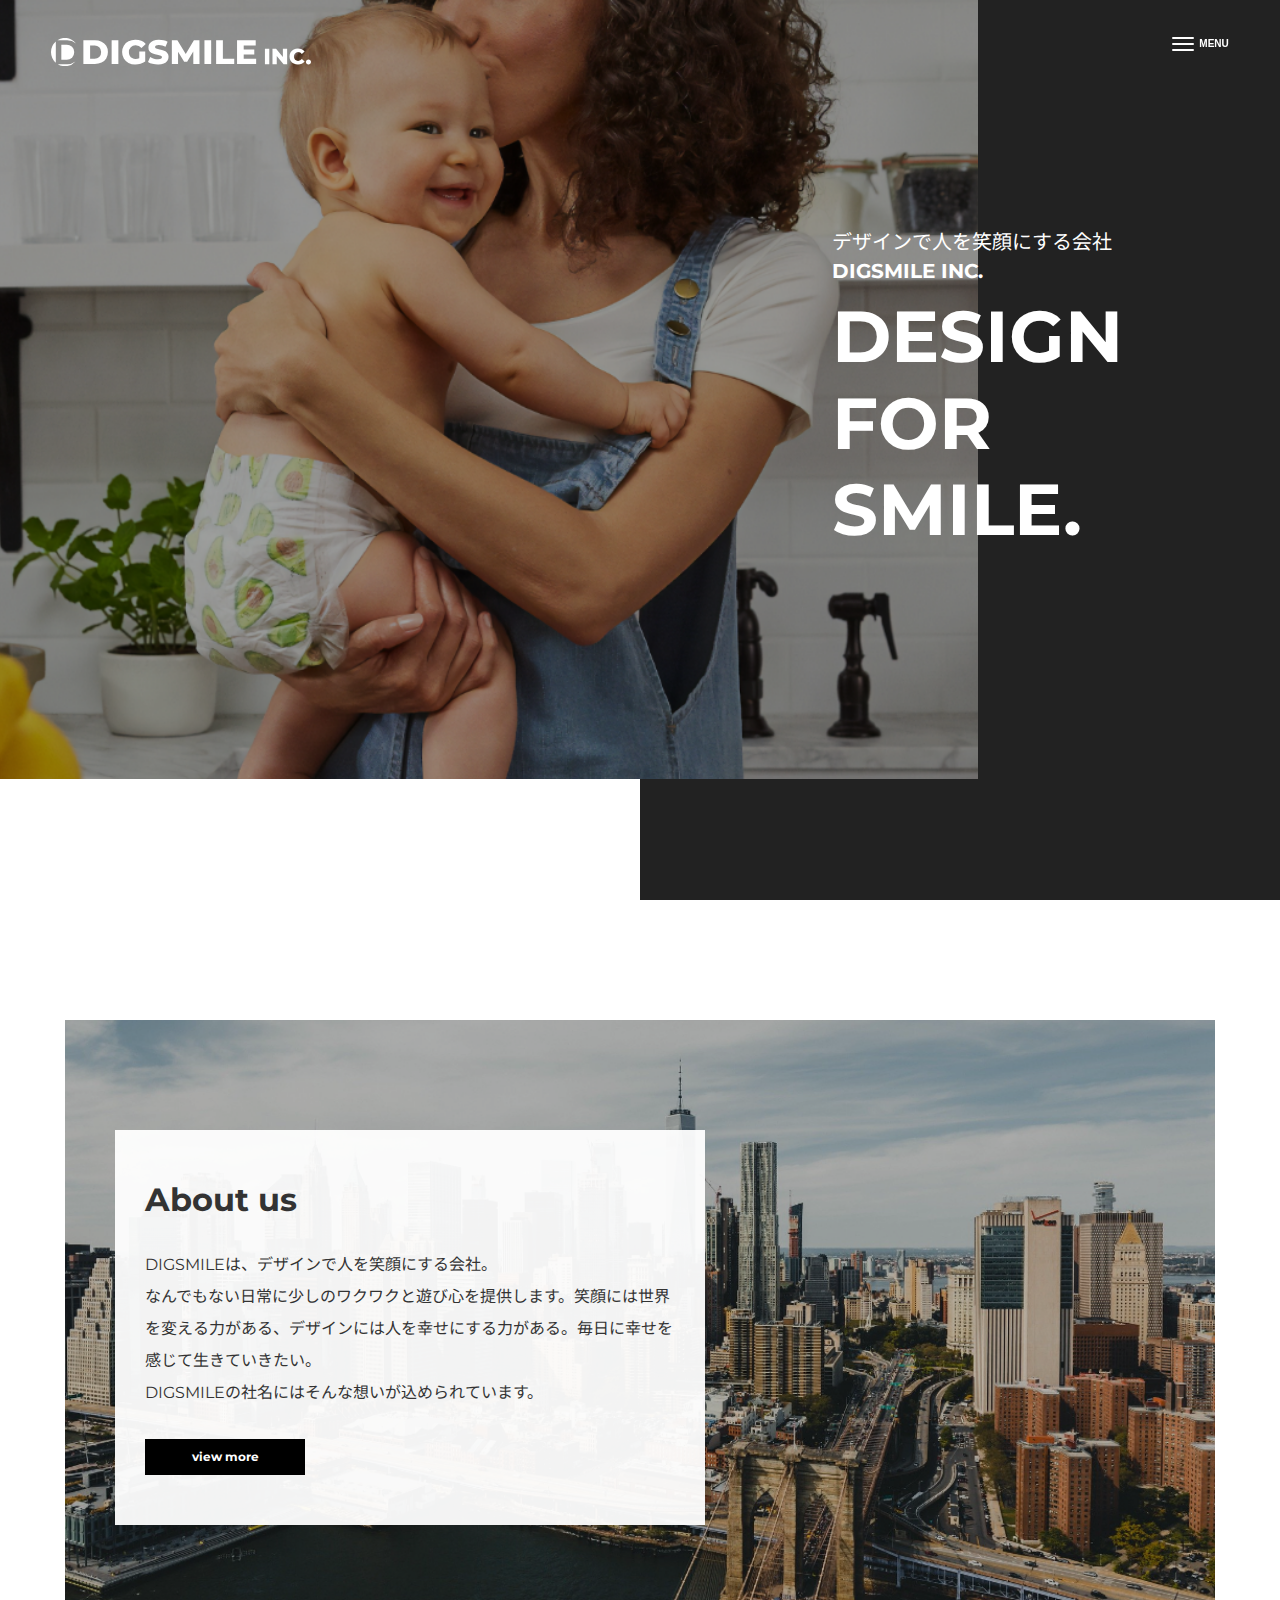
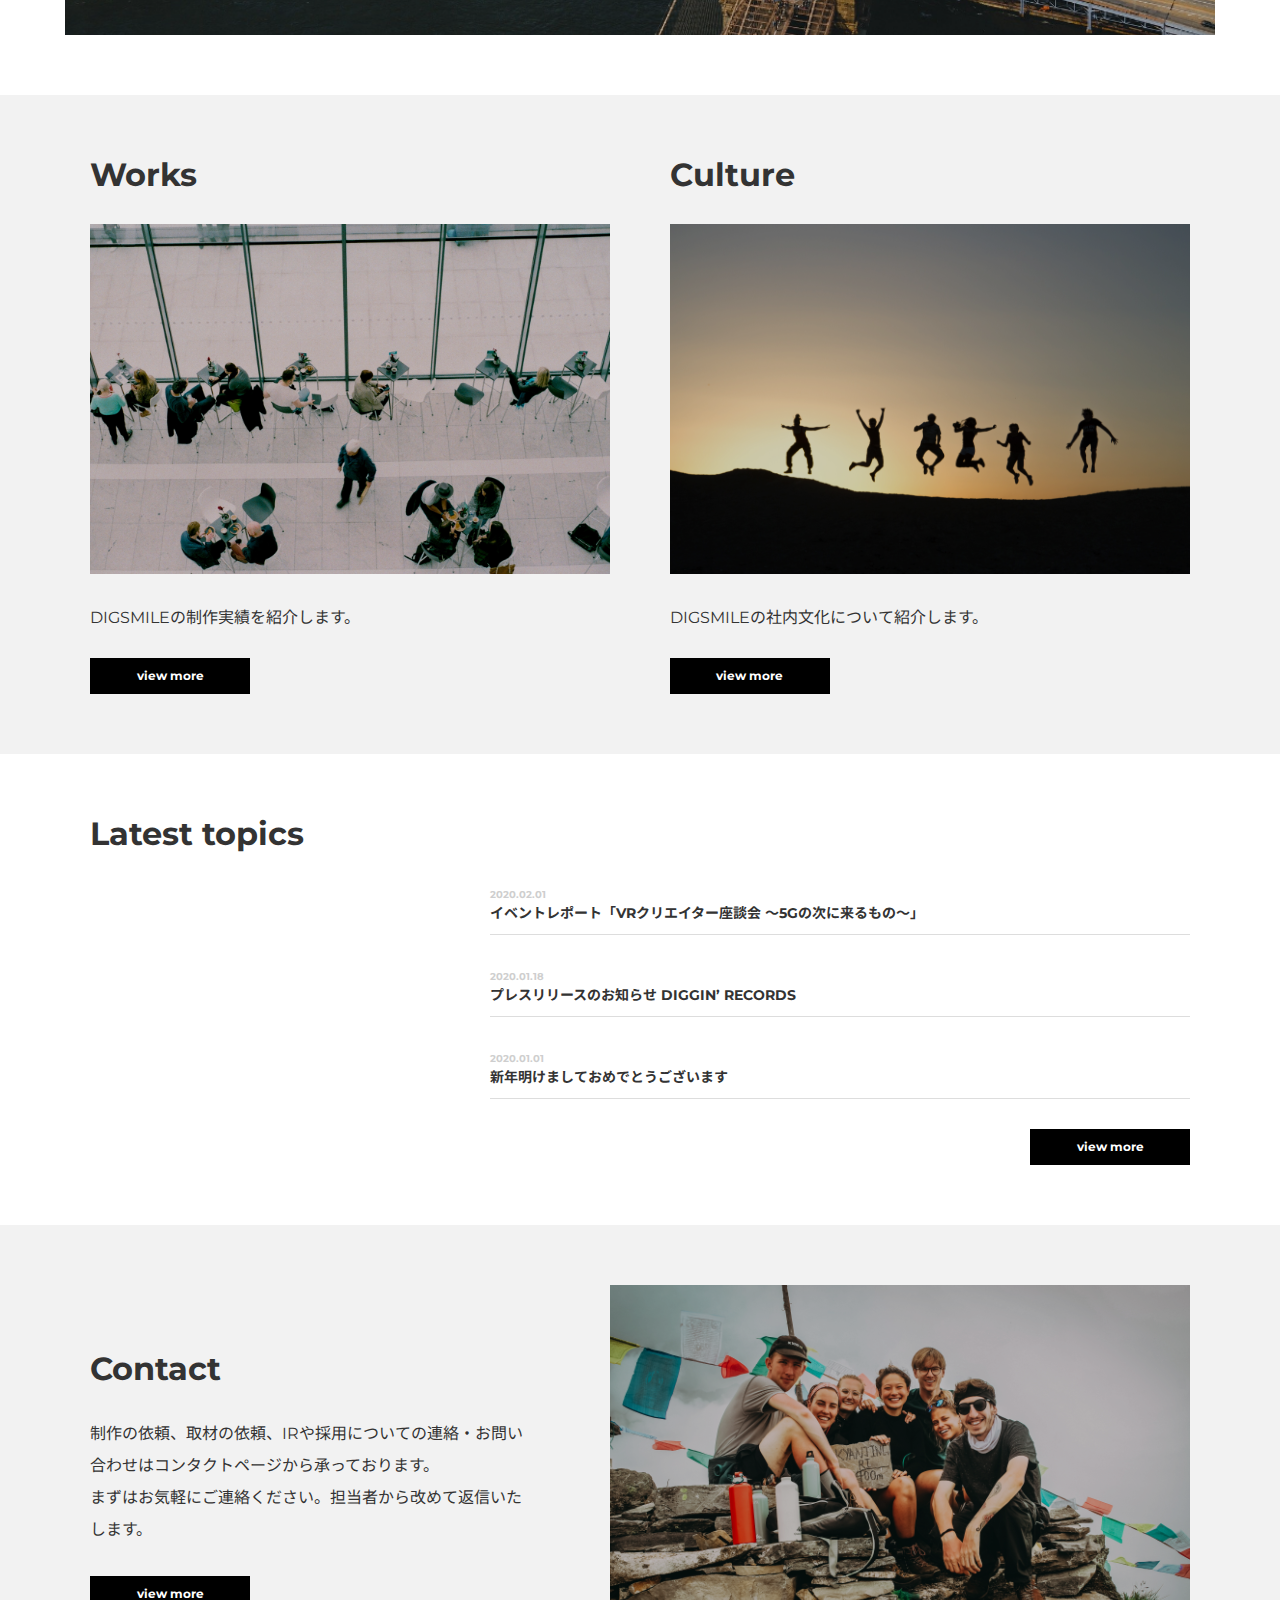
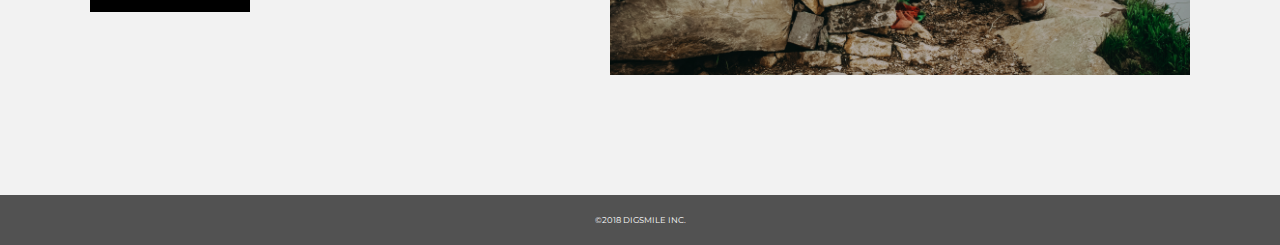
<file: index.html>
<!DOCTYPE html>
<html lang="ja">
<head>
    <meta charset="UTF-8">
    <meta name="viewport" content="width=device-width, initial-scale=1.0">
    <link href="https://fonts.googleapis.com/css2?family=Montserrat:wght@400;700&family=Noto+Sans+JP:wght@400;700&display=swap" rel="stylesheet">
    <link rel="stylesheet" href="css/style_base.css">
    <link rel="stylesheet" href="css/stylesheet.css">
    <title>DIGSMILE inc. | TOP</title>
</head>
<body>
    <header class="header flex-box">
        <h1 class="logo"><a href="./" alt="DIGSMILE inc."><svg xmlns="http://www.w3.org/2000/svg" width="260" height="28.204" viewBox="0 0 260 28.204"><g transform="translate(-59 -29)"><path d="M14,35.2A13.9,13.9,0,0,1,6.785,33.19h8.848a14.228,14.228,0,0,0,8.847-2.739A13.97,13.97,0,0,1,14,35.2ZM4.822,31.752h0a14.17,14.17,0,0,1,0-21.3Zm10.54-3.117H10.33V13.771h5.032a8.094,8.094,0,0,1,5.682,1.994,7.233,7.233,0,0,1,2.138,5.439,7.234,7.234,0,0,1-2.138,5.439,8.093,8.093,0,0,1-5.682,1.99ZM25.007,12.39a13.9,13.9,0,0,0-9.373-3.174H6.463a13.932,13.932,0,0,1,13.76-.749,14.157,14.157,0,0,1,4.785,3.922Z" transform="translate(59 22)" fill="#fff"/><path d="M2.38-23.8H13.634a15.731,15.731,0,0,1,6.936,1.465,11.018,11.018,0,0,1,4.692,4.155,11.723,11.723,0,0,1,1.666,6.3,11.723,11.723,0,0,1-1.666,6.3A11.018,11.018,0,0,1,20.57-1.423,15.731,15.731,0,0,1,13.634.042H2.38ZM13.362-5.34a6.893,6.893,0,0,0,4.913-1.737,6.262,6.262,0,0,0,1.853-4.8,6.262,6.262,0,0,0-1.853-4.8,6.893,6.893,0,0,0-4.913-1.737H9.112V-5.34ZM30.634-23.8h6.732V.042H30.634ZM58.276-12.39h5.95v9.877A15.5,15.5,0,0,1,59.534-.265a18.642,18.642,0,0,1-5.3.783A14.166,14.166,0,0,1,47.5-1.065a11.8,11.8,0,0,1-4.692-4.411,12.18,12.18,0,0,1-1.7-6.4,12.18,12.18,0,0,1,1.7-6.4,11.747,11.747,0,0,1,4.726-4.411,14.514,14.514,0,0,1,6.834-1.584,15.2,15.2,0,0,1,5.984,1.124,11.536,11.536,0,0,1,4.42,3.236l-4.284,3.883a7.546,7.546,0,0,0-5.78-2.657,6.693,6.693,0,0,0-4.93,1.856,6.67,6.67,0,0,0-1.87,4.955,7.208,7.208,0,0,0,.85,3.525,6.1,6.1,0,0,0,2.38,2.418,6.969,6.969,0,0,0,3.5.868,8.588,8.588,0,0,0,3.638-.783ZM77.044.519A21.967,21.967,0,0,1,71.434-.2,13.786,13.786,0,0,1,67.014-2.1l2.21-4.973a14.289,14.289,0,0,0,3.706,1.7,14.086,14.086,0,0,0,4.148.647q3.876,0,3.876-1.941a1.607,1.607,0,0,0-1.105-1.516A20.3,20.3,0,0,0,76.3-9.222a33.866,33.866,0,0,1-4.488-1.243,7.554,7.554,0,0,1-3.094-2.129,5.758,5.758,0,0,1-1.292-3.951,6.848,6.848,0,0,1,1.19-3.934,7.965,7.965,0,0,1,3.553-2.776,14.6,14.6,0,0,1,5.8-1.022,20.415,20.415,0,0,1,4.624.528A14.146,14.146,0,0,1,86.6-22.2l-2.074,5.007a13.837,13.837,0,0,0-6.6-1.839,5.522,5.522,0,0,0-2.924.6,1.787,1.787,0,0,0-.918,1.55,1.536,1.536,0,0,0,1.088,1.43,19.646,19.646,0,0,0,3.5.988,32.762,32.762,0,0,1,4.5,1.243,7.779,7.779,0,0,1,3.094,2.112,5.646,5.646,0,0,1,1.309,3.934A6.714,6.714,0,0,1,86.394-3.3,8.114,8.114,0,0,1,82.824-.52,14.418,14.418,0,0,1,77.044.519ZM112.336.042l-.068-12.636-6.12,10.286h-2.992L97.07-12.253V.042H90.848V-23.8H96.39l8.364,13.76,8.16-13.76h5.542L118.524.042ZM123.454-23.8h6.732V.042h-6.732Zm11.7,0h6.732V-5.305h11.356V.042H135.15Zm40.018,18.63V.042H156.06V-23.8h18.666v5.211h-12v4.019H173.3v5.041H162.724v4.359Z" transform="translate(89 55)" fill="#fff"/><path d="M1.54-15.4H5.9V0H1.54Zm22.22,0V0H20.174l-6.8-8.206V0H9.108V-15.4h3.586l6.8,8.206V-15.4ZM34.628.308A9.114,9.114,0,0,1,30.283-.715a7.65,7.65,0,0,1-3.025-2.849,7.858,7.858,0,0,1-1.1-4.136,7.858,7.858,0,0,1,1.1-4.136,7.65,7.65,0,0,1,3.025-2.849,9.114,9.114,0,0,1,4.345-1.023,9.326,9.326,0,0,1,3.806.748A7.323,7.323,0,0,1,41.25-12.8L38.478-10.3a4.56,4.56,0,0,0-3.63-1.8,4.48,4.48,0,0,0-2.233.55A3.817,3.817,0,0,0,31.1-10a4.773,4.773,0,0,0-.539,2.3A4.773,4.773,0,0,0,31.1-5.4,3.817,3.817,0,0,0,32.615-3.85a4.48,4.48,0,0,0,2.233.55,4.56,4.56,0,0,0,3.63-1.8L41.25-2.6A7.323,7.323,0,0,1,38.434-.44,9.326,9.326,0,0,1,34.628.308ZM45.1.2a2.462,2.462,0,0,1-1.782-.7,2.377,2.377,0,0,1-.726-1.782,2.35,2.35,0,0,1,.715-1.782A2.5,2.5,0,0,1,45.1-4.752a2.485,2.485,0,0,1,1.8.682,2.369,2.369,0,0,1,.7,1.782,2.4,2.4,0,0,1-.715,1.782A2.452,2.452,0,0,1,45.1.2Z" transform="translate(271.392 55.205)" fill="#fff"/></g></svg></h1>
        <nav class="header-nav">
            <ul class="nav-list">
                <li class="nav-item"><a href="./">
                    <svg xmlns="http://www.w3.org/2000/svg" xmlns:xlink="http://www.w3.org/1999/xlink" width="60.148" height="63" viewBox="0 0 60.148 63"><defs><filter id="a" x="0" y="0" width="60.148" height="63" filterUnits="userSpaceOnUse"><feOffset dy="3" input="SourceAlpha"/><feGaussianBlur stdDeviation="3" result="b"/><feFlood flood-opacity="0.161"/><feComposite operator="in" in2="b"/><feComposite in="SourceGraphic"/></filter></defs><g transform="translate(-50 0.063)"><g transform="matrix(1, 0, 0, 1, 50, -0.06)" filter="url(#a)"><path d="M22.969,45a23.236,23.236,0,0,1-8.941-1.768,22.925,22.925,0,0,1-7.3-4.822A22.405,22.405,0,0,1,1.8,31.258a22.141,22.141,0,0,1,.838-19.247A22.842,22.842,0,0,1,9.68,4.146v36.6H26.535a25.018,25.018,0,0,0,8.906-1.533,18.276,18.276,0,0,0,6.706-4.33A23.061,23.061,0,0,1,22.969,45ZM26.11,33.7H18.266v-23H26.11a12.673,12.673,0,0,1,8.858,3.087A11.152,11.152,0,0,1,38.3,22.2a11.152,11.152,0,0,1-3.332,8.414A12.673,12.673,0,0,1,26.11,33.7ZM40.661,8.152c-3.627-2.946-8.512-4.5-14.126-4.5H10.424a23.321,23.321,0,0,1,30.239,4.5Z" transform="translate(9 6)" fill="#fff"/></g></g></svg></a></li>
                <li class="nav-item"><a href="about.html">About us</a></li>
                <li class="nav-item"><a href="#">Works</a></li>
                <li class="nav-item"><a href="#">Culture</a></li>
                <li class="nav-item"><a href="#">Topics</a></li>
                <li class="nav-item"><a href="contact.html">Contact</a></li>
            </ul>
        </nav>
        <button class="burger-btn">
            <span class="bars">
                <span class="bar bar-top"></span>
                <span class="bar bar-mid"></span>
                <span class="bar bar-bottom"></span>
            </span>
            <span class="menu">menu</span>
        </button>
        <span class="burger-musk"></span>
    </header>

    <main>
        <div class="fv">
            <div class="kv-wrapper">
                <div class="copy-wrapper">
                    <p class="copy-jp">デザインで人を笑顔にする会社</p>
                    <p class="copy-company"> DIGSMILE INC.</p>
                    <p class="main-copy">design<br>for<br>smile.</p>
                </div>
            </div>
        </div>

        <section class="section-wrapper">
            <div class="content-wrapper about-bg">
                <div class="about-content">
                    <h2 class="section__ttl">About us</h2>
                    <p class="section__txt lines">DIGSMILEは、デザインで人を笑顔にする会社。<br>
                        なんでもない日常に少しのワクワクと遊び心を提供します。笑顔には世界
                        を変える力がある、デザインには人を幸せにする力がある。毎日に幸せを
                        感じて生きていきたい。<br>
                        DIGSMILEの社名にはそんな想いが込められています。
                    </p>
                    <a href="about.html" class="btn-link">view more</a>
                </div>
            </div>
        </section>

        <div class="l-section-wrapper gray-bg">
            <div class="l-content-wrapper flex-box">
                <section class="s-section-wrapper">
                    <div class="s-content-wrapper">
                        <h2 class="section__ttl">Works</h2>
                        <div class="section-img-wrapper"><img src="img/works-img.png" srcset="img/works-img.png 1x, img/works-img@2x.png 2x" alt="work-img"></div>
                        <p>DIGSMILEの制作実績を紹介します。</p>
                        <a href="#" class="btn-link">view more</a>
                    </div>
                </section>
                <section class="s-section-wrapper">
                    <div class="s-content-wrapper">
                        <h2 class="section__ttl">Culture</h2>
                        <div class="section-img-wrapper"><img src="img/culture-img.png" srcset="img/culture-img.png 1x,img/culture-img@2x.png 2x" alt="culture-img"></div>
                        <p>DIGSMILEの社内文化について紹介します。</p>
                        <a href="#" class="btn-link">view more</a>
                    </div>
                </section>
            </div>
        </div>

        <section class="section-wrapper">
            <div class="content-wrapper">
                <h2 class="section__ttl">Latest topics</h2>
                <ul class="topic-list ml-auto">
                    <li class="list-item"><a href="#"><time class="date">2020.02.01</time><h3 class="topic__ttl">イベントレポート「VRクリエイター座談会 〜5Gの次に来るもの〜」</h3></a></li>
                    <li class="list-item"><a href="#"><time class="date">2020.01.18</time><h3 class="topic__ttl">プレスリリースのお知らせ DIGGIN’ RECORDS</h3></a></li>
                    <li class="list-item"><a href="#"><time class="date">2020.01.01</time><h3 class="topic__ttl">新年明けましておめでとうございます</h3></a></li>
                </ul>
                <a href="#" class="btn-link ml-auto">view more</a>
            </div>
        </section>

        <section class="section-wrapper gray-bg">
            <div class="content-wrapper flex-box">
                <div class="contact-content">
                    <h2 class="section__ttl">Contact</h2>
                    <p class="section__txt lines">制作の依頼、取材の依頼、IRや採用についての連絡・お問い合わせはコンタクトページから承っております。<br>
                        まずはお気軽にご連絡ください。担当者から改めて返信いたします。
                    </p>
                    <a href="contact.html" class="btn-link">view more</a>
                </div>
                <div class="contact-img-wrapper"><img src="img/recruit-img.png" srcset="img/recruit-img.png 1x, img/recruit-img@2x.png 2x" alt="recruit-img"></div>
            </div>
        </section>
    </main>
    
    <footer class="footer"><small>&copy;2018 DIGSMILE INC.</small></footer>
    <script src="https://ajax.googleapis.com/ajax/libs/jquery/3.4.1/jquery.min.js"></script>
    <script src="script/script.js"></script>
</body>
</html>
</file>
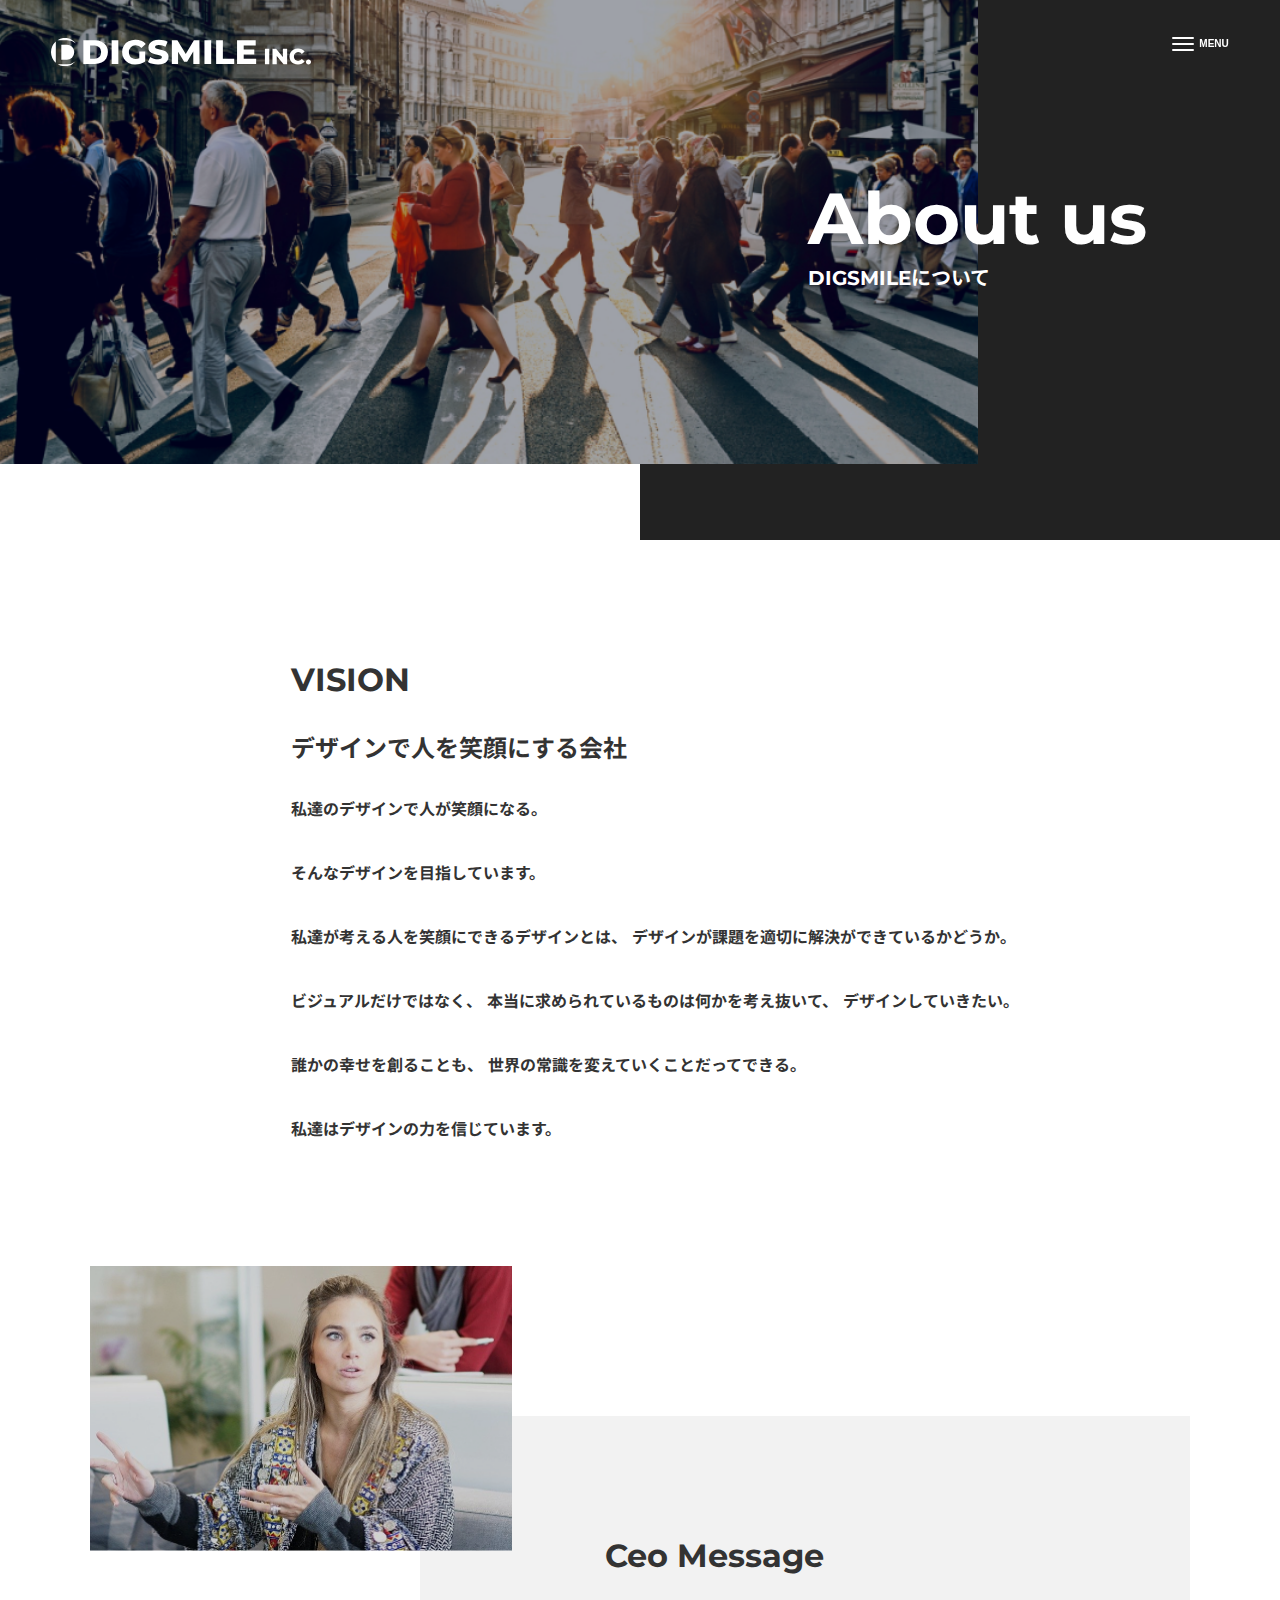
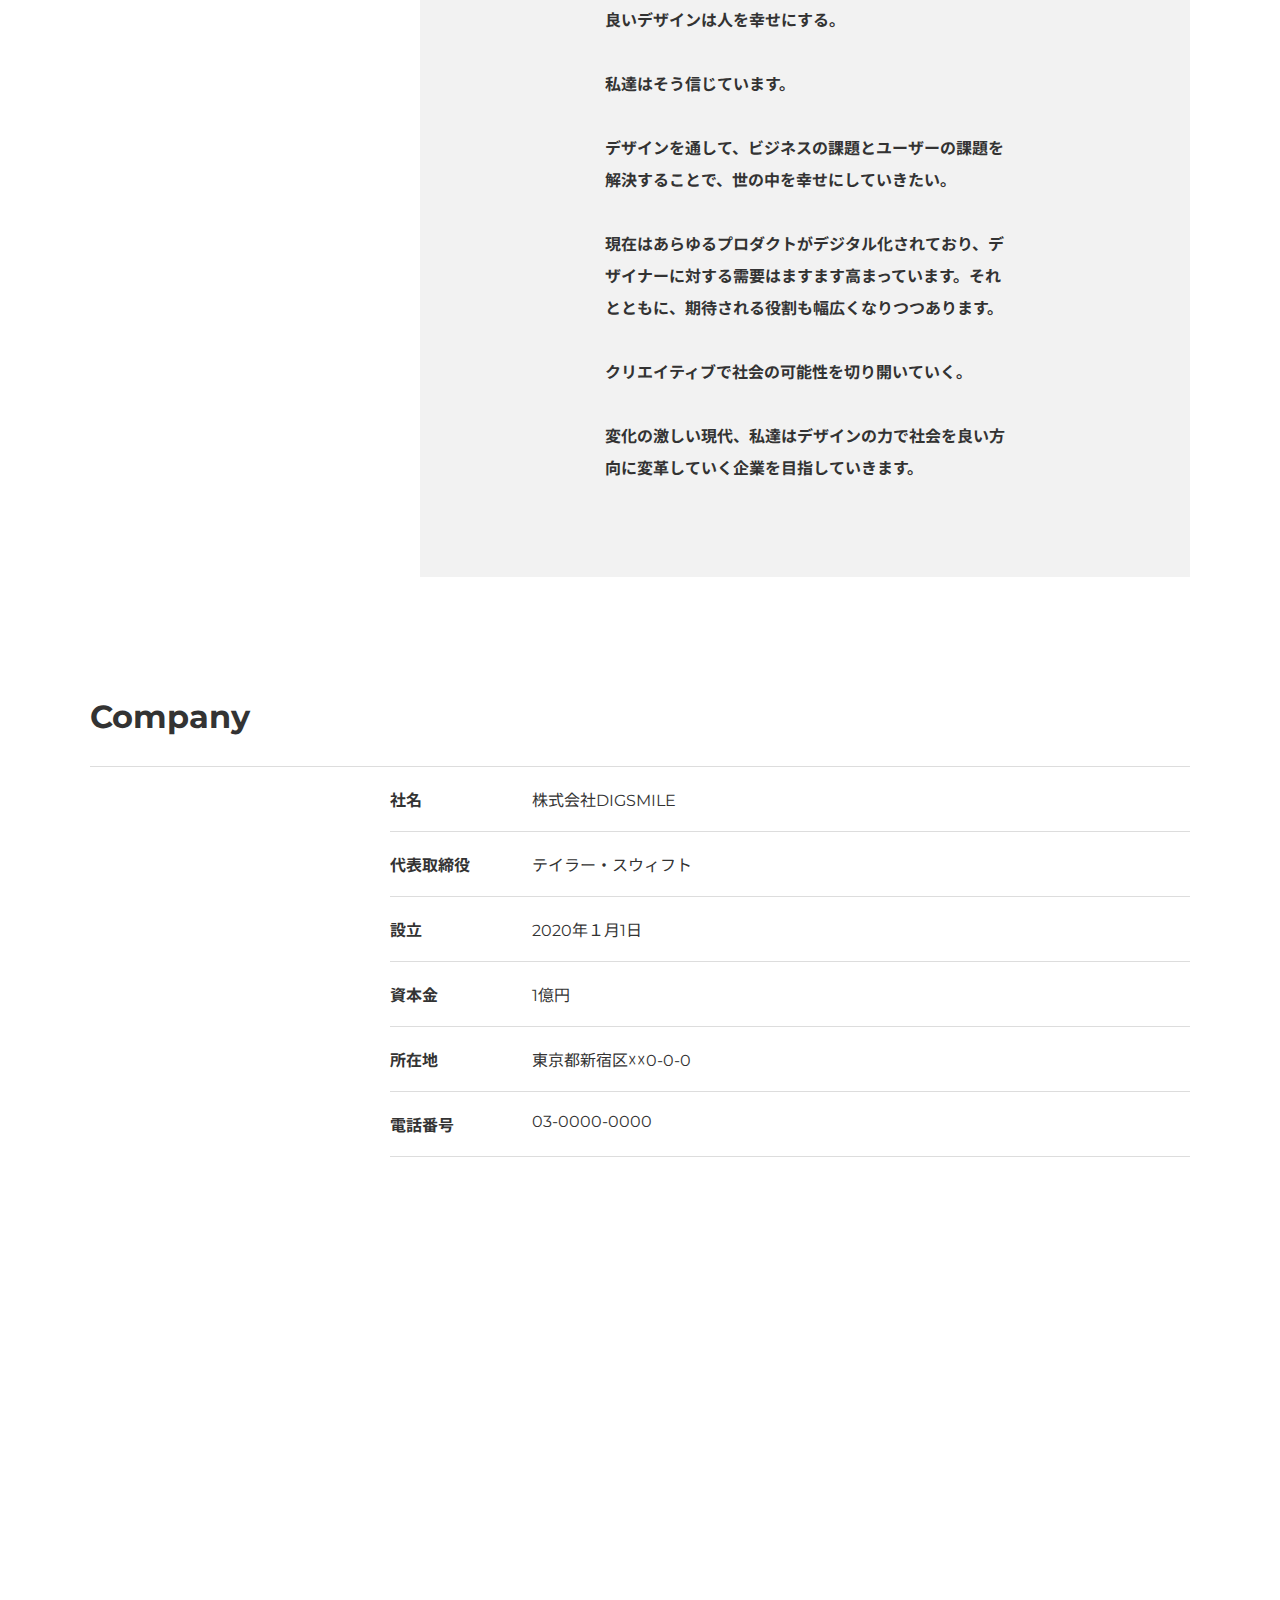
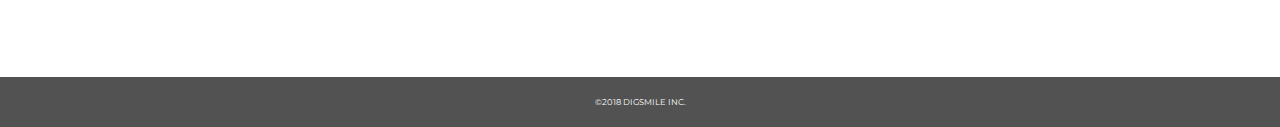
<file: about.html>
<!DOCTYPE html>
<html lang="ja">
<head>
    <meta charset="UTF-8">
    <meta name="viewport" content="width=device-width, initial-scale=1.0">
    <link href="https://fonts.googleapis.com/css2?family=Montserrat:wght@400;700&family=Noto+Sans+JP:wght@400;700&display=swap" rel="stylesheet">
    <link rel="stylesheet" href="css/style_base.css">
    <link rel="stylesheet" href="css/about.css">
    <title>DIGSMILE inc. | About</title>
</head>
<body>
    <header class="header flex-box">
        <h1 class="logo"><a href="../"><svg xmlns="http://www.w3.org/2000/svg" width="260" height="28.204" viewBox="0 0 260 28.204"><g transform="translate(-59 -29)"><path d="M14,35.2A13.9,13.9,0,0,1,6.785,33.19h8.848a14.228,14.228,0,0,0,8.847-2.739A13.97,13.97,0,0,1,14,35.2ZM4.822,31.752h0a14.17,14.17,0,0,1,0-21.3Zm10.54-3.117H10.33V13.771h5.032a8.094,8.094,0,0,1,5.682,1.994,7.233,7.233,0,0,1,2.138,5.439,7.234,7.234,0,0,1-2.138,5.439,8.093,8.093,0,0,1-5.682,1.99ZM25.007,12.39a13.9,13.9,0,0,0-9.373-3.174H6.463a13.932,13.932,0,0,1,13.76-.749,14.157,14.157,0,0,1,4.785,3.922Z" transform="translate(59 22)" fill="#fff"/><path d="M2.38-23.8H13.634a15.731,15.731,0,0,1,6.936,1.465,11.018,11.018,0,0,1,4.692,4.155,11.723,11.723,0,0,1,1.666,6.3,11.723,11.723,0,0,1-1.666,6.3A11.018,11.018,0,0,1,20.57-1.423,15.731,15.731,0,0,1,13.634.042H2.38ZM13.362-5.34a6.893,6.893,0,0,0,4.913-1.737,6.262,6.262,0,0,0,1.853-4.8,6.262,6.262,0,0,0-1.853-4.8,6.893,6.893,0,0,0-4.913-1.737H9.112V-5.34ZM30.634-23.8h6.732V.042H30.634ZM58.276-12.39h5.95v9.877A15.5,15.5,0,0,1,59.534-.265a18.642,18.642,0,0,1-5.3.783A14.166,14.166,0,0,1,47.5-1.065a11.8,11.8,0,0,1-4.692-4.411,12.18,12.18,0,0,1-1.7-6.4,12.18,12.18,0,0,1,1.7-6.4,11.747,11.747,0,0,1,4.726-4.411,14.514,14.514,0,0,1,6.834-1.584,15.2,15.2,0,0,1,5.984,1.124,11.536,11.536,0,0,1,4.42,3.236l-4.284,3.883a7.546,7.546,0,0,0-5.78-2.657,6.693,6.693,0,0,0-4.93,1.856,6.67,6.67,0,0,0-1.87,4.955,7.208,7.208,0,0,0,.85,3.525,6.1,6.1,0,0,0,2.38,2.418,6.969,6.969,0,0,0,3.5.868,8.588,8.588,0,0,0,3.638-.783ZM77.044.519A21.967,21.967,0,0,1,71.434-.2,13.786,13.786,0,0,1,67.014-2.1l2.21-4.973a14.289,14.289,0,0,0,3.706,1.7,14.086,14.086,0,0,0,4.148.647q3.876,0,3.876-1.941a1.607,1.607,0,0,0-1.105-1.516A20.3,20.3,0,0,0,76.3-9.222a33.866,33.866,0,0,1-4.488-1.243,7.554,7.554,0,0,1-3.094-2.129,5.758,5.758,0,0,1-1.292-3.951,6.848,6.848,0,0,1,1.19-3.934,7.965,7.965,0,0,1,3.553-2.776,14.6,14.6,0,0,1,5.8-1.022,20.415,20.415,0,0,1,4.624.528A14.146,14.146,0,0,1,86.6-22.2l-2.074,5.007a13.837,13.837,0,0,0-6.6-1.839,5.522,5.522,0,0,0-2.924.6,1.787,1.787,0,0,0-.918,1.55,1.536,1.536,0,0,0,1.088,1.43,19.646,19.646,0,0,0,3.5.988,32.762,32.762,0,0,1,4.5,1.243,7.779,7.779,0,0,1,3.094,2.112,5.646,5.646,0,0,1,1.309,3.934A6.714,6.714,0,0,1,86.394-3.3,8.114,8.114,0,0,1,82.824-.52,14.418,14.418,0,0,1,77.044.519ZM112.336.042l-.068-12.636-6.12,10.286h-2.992L97.07-12.253V.042H90.848V-23.8H96.39l8.364,13.76,8.16-13.76h5.542L118.524.042ZM123.454-23.8h6.732V.042h-6.732Zm11.7,0h6.732V-5.305h11.356V.042H135.15Zm40.018,18.63V.042H156.06V-23.8h18.666v5.211h-12v4.019H173.3v5.041H162.724v4.359Z" transform="translate(89 55)" fill="#fff"/><path d="M1.54-15.4H5.9V0H1.54Zm22.22,0V0H20.174l-6.8-8.206V0H9.108V-15.4h3.586l6.8,8.206V-15.4ZM34.628.308A9.114,9.114,0,0,1,30.283-.715a7.65,7.65,0,0,1-3.025-2.849,7.858,7.858,0,0,1-1.1-4.136,7.858,7.858,0,0,1,1.1-4.136,7.65,7.65,0,0,1,3.025-2.849,9.114,9.114,0,0,1,4.345-1.023,9.326,9.326,0,0,1,3.806.748A7.323,7.323,0,0,1,41.25-12.8L38.478-10.3a4.56,4.56,0,0,0-3.63-1.8,4.48,4.48,0,0,0-2.233.55A3.817,3.817,0,0,0,31.1-10a4.773,4.773,0,0,0-.539,2.3A4.773,4.773,0,0,0,31.1-5.4,3.817,3.817,0,0,0,32.615-3.85a4.48,4.48,0,0,0,2.233.55,4.56,4.56,0,0,0,3.63-1.8L41.25-2.6A7.323,7.323,0,0,1,38.434-.44,9.326,9.326,0,0,1,34.628.308ZM45.1.2a2.462,2.462,0,0,1-1.782-.7,2.377,2.377,0,0,1-.726-1.782,2.35,2.35,0,0,1,.715-1.782A2.5,2.5,0,0,1,45.1-4.752a2.485,2.485,0,0,1,1.8.682,2.369,2.369,0,0,1,.7,1.782,2.4,2.4,0,0,1-.715,1.782A2.452,2.452,0,0,1,45.1.2Z" transform="translate(271.392 55.205)" fill="#fff"/></g></svg></h1>
        <nav class="header-nav">
            <ul class="nav-list">
                <li class="nav-item"><a href="index.html"><svg xmlns="http://www.w3.org/2000/svg" xmlns:xlink="http://www.w3.org/1999/xlink" width="60.148" height="63" viewBox="0 0 60.148 63"><defs><filter id="a" x="0" y="0" width="60.148" height="63" filterUnits="userSpaceOnUse"><feOffset dy="3" input="SourceAlpha"/><feGaussianBlur stdDeviation="3" result="b"/><feFlood flood-opacity="0.161"/><feComposite operator="in" in2="b"/><feComposite in="SourceGraphic"/></filter></defs><g transform="translate(-50 0.063)"><g transform="matrix(1, 0, 0, 1, 50, -0.06)" filter="url(#a)"><path d="M22.969,45a23.236,23.236,0,0,1-8.941-1.768,22.925,22.925,0,0,1-7.3-4.822A22.405,22.405,0,0,1,1.8,31.258a22.141,22.141,0,0,1,.838-19.247A22.842,22.842,0,0,1,9.68,4.146v36.6H26.535a25.018,25.018,0,0,0,8.906-1.533,18.276,18.276,0,0,0,6.706-4.33A23.061,23.061,0,0,1,22.969,45ZM26.11,33.7H18.266v-23H26.11a12.673,12.673,0,0,1,8.858,3.087A11.152,11.152,0,0,1,38.3,22.2a11.152,11.152,0,0,1-3.332,8.414A12.673,12.673,0,0,1,26.11,33.7ZM40.661,8.152c-3.627-2.946-8.512-4.5-14.126-4.5H10.424a23.321,23.321,0,0,1,30.239,4.5Z" transform="translate(9 6)" fill="#fff"/></g></g></svg></a></li>
                <li class="nav-item"><a href="./">About us</a></li>
                <li class="nav-item"><a href="#">Works</a></li>
                <li class="nav-item"><a href="#">Culture</a></li>
                <li class="nav-item"><a href="#">Topics</a></li>
                <li class="nav-item"><a href="contact.html">Contact</a></li>
            </ul>
        </nav>
        <button class="burger-btn">
            <span class="bars">
                <span class="bar bar-top"></span>
                <span class="bar bar-mid"></span>
                <span class="bar bar-bottom"></span>
            </span>
            <span class="menu">menu</span>
        </button>
        <span class="burger-musk"></span>
    </header>

    <main>
        <div class="fv">
            <div class="kv-wrapper">
                <div class="copy-wrapper">
                    <h1 class="page-ttl">
                        About us
                        <span>DIGSMILEについて</span>
                    </h1>
                </div>
            </div>
        </div>

    <section class="section-wrapper">
        <div class="content-wrapper">
            <div class="vision-wrapper">
                <h2 class="section__ttl">VISION</h2>
                <p class="vision-lead">デザインで人を笑顔にする会社</p>
                <p class="vision-txt lines">
                    私達のデザインで人が笑顔になる。
                </p>  
                <p class="vision-txt lines">
                    そんなデザインを目指しています。
                </p>  
                <p class="vision-txt lines">
                    私達が考える人を笑顔にできるデザインとは、
                    デザインが課題を適切に解決ができているかどうか。
                </p>  
                <p class="vision-txt lines">
                    ビジュアルだけではなく、
                    本当に求められているものは何かを考え抜いて、
                    デザインしていきたい。
                </p>  
                <p class="vision-txt lines">   
                    誰かの幸せを創ることも、
                    世界の常識を変えていくことだってできる。
                </p>  
                <p class="vision-txt_last lines">
                    私達はデザインの力を信じています。
                </p>
            </div>
        </div>
    </section>

    <section class="section-wrapper">
      <div class="content-wrapper relative">
        <div class="ceoMessage-content gray-bg">
          <div class="ceoMessage-content-inner">
            <h2 class="section__ttl">Ceo Message</h2>
            <p class="ceoMessage-txt lines">
              良いデザインは人を幸せにする。
            </p>  
            <p class="ceoMessage-txt lines">
              私達はそう信じています。
            </p>  
            <p class="ceoMessage-txt lines">
              デザインを通して、ビジネスの課題とユーザーの課題を解決することで、世の中を幸せにしていきたい。
            </p>  
            <p class="ceoMessage-txt lines">
              現在はあらゆるプロダクトがデジタル化されており、デザイナーに対する需要はますます高まっています。それとともに、期待される役割も幅広くなりつつあります。
            </p>  
            <p class="ceoMessage-txt lines">
              クリエイティブで社会の可能性を切り開いていく。
            </p>  
            <p class="ceoMessage-txt lines">
              変化の激しい現代、私達はデザインの力で社会を良い方向に変革していく企業を目指していきます。
            </p>
          </div>
          <div class="ceo-img-wrapper"><img src="img/ceo-img.png" srcset="img/ceo-img.png 1x,img/ceo-img@2x.png 2x" alt="ceo-img"></div>
        </div>
      </div>
    </section>
    

    <section class="section-wrapper">
      <div class="content-wrapper">
        <h2 class="section__ttl">Company</h2>
        <dl class="company-info-list">
          <div>
            <dt class="company-info-ttl">社名</dt>
            <dd>株式会社DIGSMILE</dd>
          </div>
          <div>
            <dt class="company-info-ttl">代表取締役</dt>
            <dd>テイラー・スウィフト</dd>
          </div>
          <div>
            <dt class="company-info-ttl">設立</dt>
            <dd>2020年１月1日</dd>
          </div>
          <div>
            <dt class="company-info-ttl">資本金</dt>
            <dd>1億円</dd>
          </div>
          <div>
            <dt class="company-info-ttl">所在地</dt>
            <dd>東京都新宿区☓☓0-0-0</dd>
          </div>
          <div>
            <dt class="company-info-ttl">電話番号</dt>
            <dd>03-0000-0000</dd>
          </div>
        </dl>
        <div class="maps-outer">
          <iframe src="https://www.google.com/maps/embed?pb=!1m14!1m12!1m3!1d51840.012959975305!2d139.6741808742957!3d35.70159767986079!2m3!1f0!2f0!3f0!3m2!1i1024!2i768!4f13.1!5e0!3m2!1sja!2sjp!4v1579314444156!5m2!1sja!2sjp" width="600" height="450" frameborder="0" style="border:0;" allowfullscreen=""></iframe>
        </div>
      </div>
    </section>
  </main>
  
  <footer class="footer"><small>&copy;2018 DIGSMILE INC.</small></footer>
  <script src="https://ajax.googleapis.com/ajax/libs/jquery/3.4.1/jquery.min.js"></script>
  <script src="script/script.js"></script>
</body>
</html>
</file>
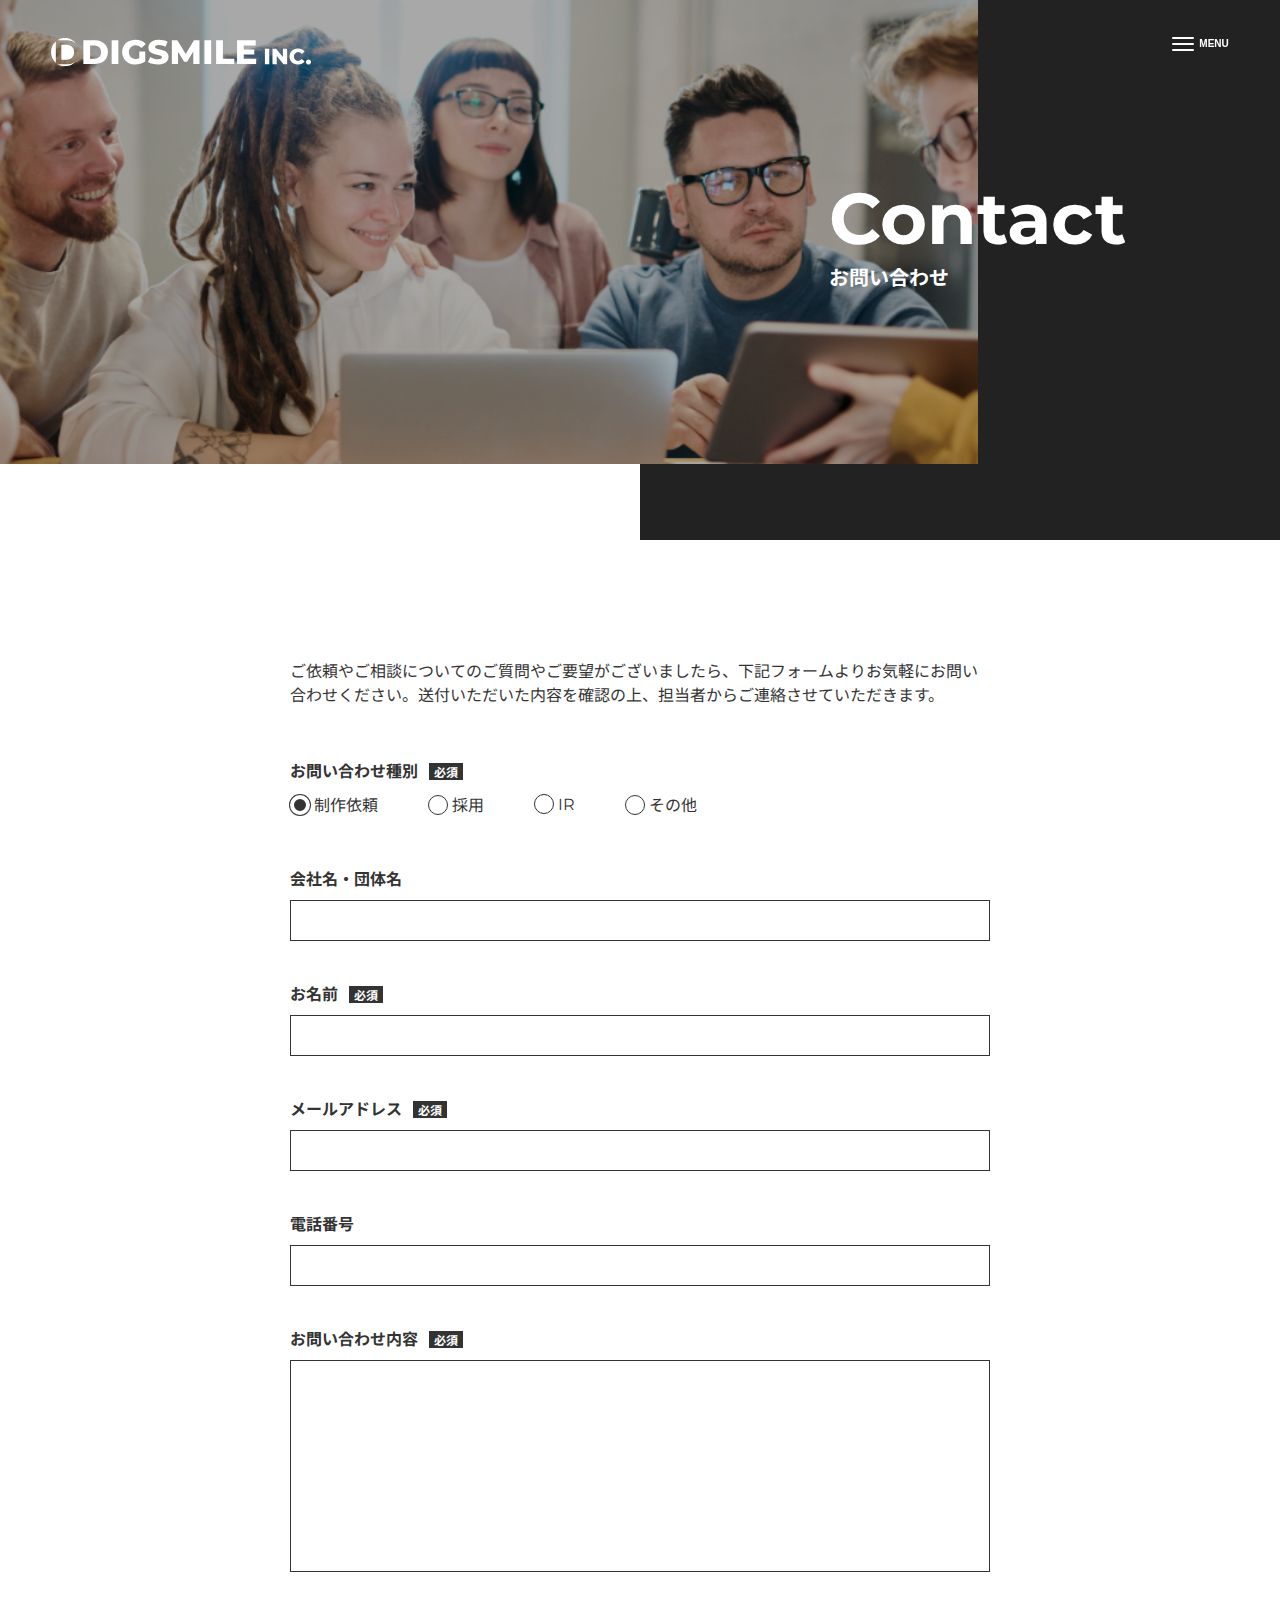
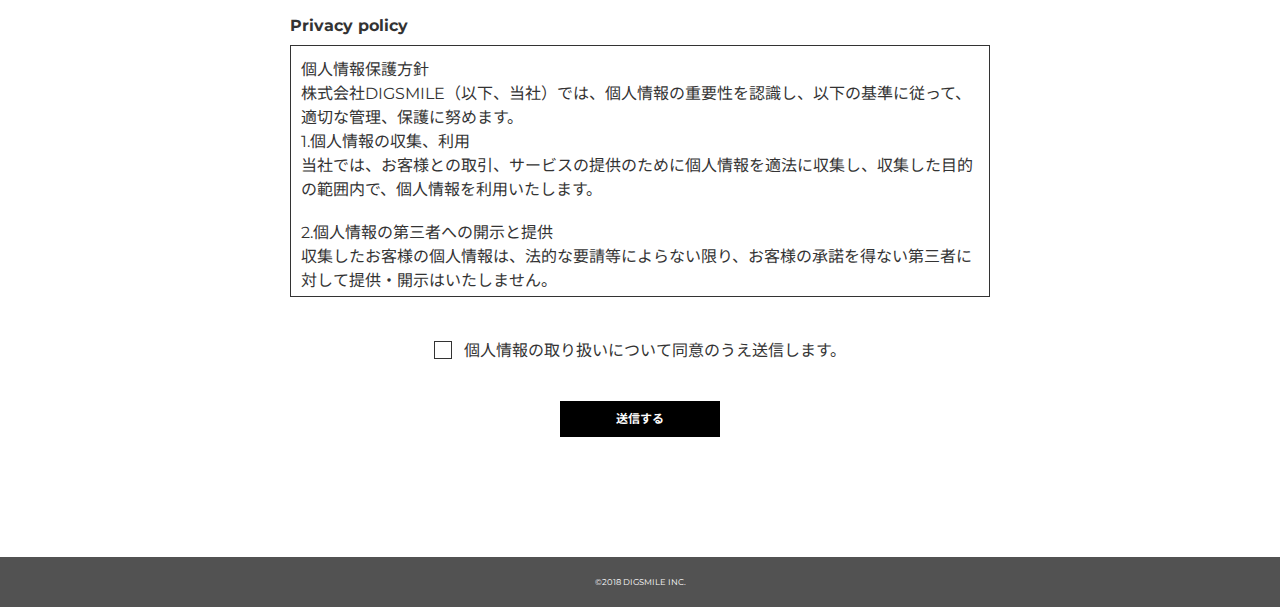
<file: contact.html>
<!DOCTYPE html>
<html lang="ja">
<head>
    <meta charset="UTF-8">
    <meta name="viewport" content="width=device-width, initial-scale=1.0">
    <link href="https://fonts.googleapis.com/css2?family=Montserrat:wght@400;700&family=Noto+Sans+JP:wght@400;700&display=swap" rel="stylesheet">
    <link rel="stylesheet" href="css/style_base.css">
    <link rel="stylesheet" href="css/contact.css">
    <title>DIGSMILE inc.| contact</title>
</head>
<body>
    <header class="header flex-box">
        <div class="logo"><a href="../"><svg xmlns="http://www.w3.org/2000/svg" width="260" height="28.204" viewBox="0 0 260 28.204"><g transform="translate(-59 -29)"><path d="M14,35.2A13.9,13.9,0,0,1,6.785,33.19h8.848a14.228,14.228,0,0,0,8.847-2.739A13.97,13.97,0,0,1,14,35.2ZM4.822,31.752h0a14.17,14.17,0,0,1,0-21.3Zm10.54-3.117H10.33V13.771h5.032a8.094,8.094,0,0,1,5.682,1.994,7.233,7.233,0,0,1,2.138,5.439,7.234,7.234,0,0,1-2.138,5.439,8.093,8.093,0,0,1-5.682,1.99ZM25.007,12.39a13.9,13.9,0,0,0-9.373-3.174H6.463a13.932,13.932,0,0,1,13.76-.749,14.157,14.157,0,0,1,4.785,3.922Z" transform="translate(59 22)" fill="#fff"/><path d="M2.38-23.8H13.634a15.731,15.731,0,0,1,6.936,1.465,11.018,11.018,0,0,1,4.692,4.155,11.723,11.723,0,0,1,1.666,6.3,11.723,11.723,0,0,1-1.666,6.3A11.018,11.018,0,0,1,20.57-1.423,15.731,15.731,0,0,1,13.634.042H2.38ZM13.362-5.34a6.893,6.893,0,0,0,4.913-1.737,6.262,6.262,0,0,0,1.853-4.8,6.262,6.262,0,0,0-1.853-4.8,6.893,6.893,0,0,0-4.913-1.737H9.112V-5.34ZM30.634-23.8h6.732V.042H30.634ZM58.276-12.39h5.95v9.877A15.5,15.5,0,0,1,59.534-.265a18.642,18.642,0,0,1-5.3.783A14.166,14.166,0,0,1,47.5-1.065a11.8,11.8,0,0,1-4.692-4.411,12.18,12.18,0,0,1-1.7-6.4,12.18,12.18,0,0,1,1.7-6.4,11.747,11.747,0,0,1,4.726-4.411,14.514,14.514,0,0,1,6.834-1.584,15.2,15.2,0,0,1,5.984,1.124,11.536,11.536,0,0,1,4.42,3.236l-4.284,3.883a7.546,7.546,0,0,0-5.78-2.657,6.693,6.693,0,0,0-4.93,1.856,6.67,6.67,0,0,0-1.87,4.955,7.208,7.208,0,0,0,.85,3.525,6.1,6.1,0,0,0,2.38,2.418,6.969,6.969,0,0,0,3.5.868,8.588,8.588,0,0,0,3.638-.783ZM77.044.519A21.967,21.967,0,0,1,71.434-.2,13.786,13.786,0,0,1,67.014-2.1l2.21-4.973a14.289,14.289,0,0,0,3.706,1.7,14.086,14.086,0,0,0,4.148.647q3.876,0,3.876-1.941a1.607,1.607,0,0,0-1.105-1.516A20.3,20.3,0,0,0,76.3-9.222a33.866,33.866,0,0,1-4.488-1.243,7.554,7.554,0,0,1-3.094-2.129,5.758,5.758,0,0,1-1.292-3.951,6.848,6.848,0,0,1,1.19-3.934,7.965,7.965,0,0,1,3.553-2.776,14.6,14.6,0,0,1,5.8-1.022,20.415,20.415,0,0,1,4.624.528A14.146,14.146,0,0,1,86.6-22.2l-2.074,5.007a13.837,13.837,0,0,0-6.6-1.839,5.522,5.522,0,0,0-2.924.6,1.787,1.787,0,0,0-.918,1.55,1.536,1.536,0,0,0,1.088,1.43,19.646,19.646,0,0,0,3.5.988,32.762,32.762,0,0,1,4.5,1.243,7.779,7.779,0,0,1,3.094,2.112,5.646,5.646,0,0,1,1.309,3.934A6.714,6.714,0,0,1,86.394-3.3,8.114,8.114,0,0,1,82.824-.52,14.418,14.418,0,0,1,77.044.519ZM112.336.042l-.068-12.636-6.12,10.286h-2.992L97.07-12.253V.042H90.848V-23.8H96.39l8.364,13.76,8.16-13.76h5.542L118.524.042ZM123.454-23.8h6.732V.042h-6.732Zm11.7,0h6.732V-5.305h11.356V.042H135.15Zm40.018,18.63V.042H156.06V-23.8h18.666v5.211h-12v4.019H173.3v5.041H162.724v4.359Z" transform="translate(89 55)" fill="#fff"/><path d="M1.54-15.4H5.9V0H1.54Zm22.22,0V0H20.174l-6.8-8.206V0H9.108V-15.4h3.586l6.8,8.206V-15.4ZM34.628.308A9.114,9.114,0,0,1,30.283-.715a7.65,7.65,0,0,1-3.025-2.849,7.858,7.858,0,0,1-1.1-4.136,7.858,7.858,0,0,1,1.1-4.136,7.65,7.65,0,0,1,3.025-2.849,9.114,9.114,0,0,1,4.345-1.023,9.326,9.326,0,0,1,3.806.748A7.323,7.323,0,0,1,41.25-12.8L38.478-10.3a4.56,4.56,0,0,0-3.63-1.8,4.48,4.48,0,0,0-2.233.55A3.817,3.817,0,0,0,31.1-10a4.773,4.773,0,0,0-.539,2.3A4.773,4.773,0,0,0,31.1-5.4,3.817,3.817,0,0,0,32.615-3.85a4.48,4.48,0,0,0,2.233.55,4.56,4.56,0,0,0,3.63-1.8L41.25-2.6A7.323,7.323,0,0,1,38.434-.44,9.326,9.326,0,0,1,34.628.308ZM45.1.2a2.462,2.462,0,0,1-1.782-.7,2.377,2.377,0,0,1-.726-1.782,2.35,2.35,0,0,1,.715-1.782A2.5,2.5,0,0,1,45.1-4.752a2.485,2.485,0,0,1,1.8.682,2.369,2.369,0,0,1,.7,1.782,2.4,2.4,0,0,1-.715,1.782A2.452,2.452,0,0,1,45.1.2Z" transform="translate(271.392 55.205)" fill="#fff"/></g></svg></div>
        <nav class="header-nav">
            <ul class="nav-list">
                <li class="nav-item"><a href="index.html"><svg xmlns="http://www.w3.org/2000/svg" xmlns:xlink="http://www.w3.org/1999/xlink" width="60.148" height="63" viewBox="0 0 60.148 63"><defs><filter id="a" x="0" y="0" width="60.148" height="63" filterUnits="userSpaceOnUse"><feOffset dy="3" input="SourceAlpha"/><feGaussianBlur stdDeviation="3" result="b"/><feFlood flood-opacity="0.161"/><feComposite operator="in" in2="b"/><feComposite in="SourceGraphic"/></filter></defs><g transform="translate(-50 0.063)"><g transform="matrix(1, 0, 0, 1, 50, -0.06)" filter="url(#a)"><path d="M22.969,45a23.236,23.236,0,0,1-8.941-1.768,22.925,22.925,0,0,1-7.3-4.822A22.405,22.405,0,0,1,1.8,31.258a22.141,22.141,0,0,1,.838-19.247A22.842,22.842,0,0,1,9.68,4.146v36.6H26.535a25.018,25.018,0,0,0,8.906-1.533,18.276,18.276,0,0,0,6.706-4.33A23.061,23.061,0,0,1,22.969,45ZM26.11,33.7H18.266v-23H26.11a12.673,12.673,0,0,1,8.858,3.087A11.152,11.152,0,0,1,38.3,22.2a11.152,11.152,0,0,1-3.332,8.414A12.673,12.673,0,0,1,26.11,33.7ZM40.661,8.152c-3.627-2.946-8.512-4.5-14.126-4.5H10.424a23.321,23.321,0,0,1,30.239,4.5Z" transform="translate(9 6)" fill="#fff"/></g></g></svg></a></li>
                <li class="nav-item"><a href="about.html">About us</a></li>
                <li class="nav-item"><a href="#">Works</a></li>
                <li class="nav-item"><a href="#">Culture</a></li>
                <li class="nav-item"><a href="#">Topics</a></li>
                <li class="nav-item"><a href="./">Contact</a></li>
            </ul>
        </nav>
        <button class="burger-btn">
            <span class="bars">
                <span class="bar bar-top"></span>
                <span class="bar bar-mid"></span>
                <span class="bar bar-bottom"></span>
            </span>
            <span class="menu">menu</span>
        </button>
        <span class="burger-musk"></span>
    </header>

    <main>
        <div class="fv">
            <div class="kv-wrapper">
                <h1 class="page-ttl">Contact
                    <span>お問い合わせ</span>
                </h1>
            </div>
        </div>

        <div class="contact-wrapper">
            <div class="contact-inner">
                <p class="contact-lead">
                    ご依頼やご相談についてのご質問やご要望がございましたら、下記フォームよりお気軽にお問い合わせください。送付いただいた内容を確認の上、担当者からご連絡させていただきます。
                </p>
                <form action>
                    <ul class="form-list">
                        <li class="form-item">
                            <div class="form-item-ttl">お問い合わせ種別
                                <span class="required">必須</span></div>
                            <ul class="inquiry-type-list">
                                <li class="inquiry-type-item">
                                    <input type="radio" class="radio-btn" name="inquiry-type" id="request" checked>
                                    <label for="request">制作依頼</label>
                                </li>
                                <li class="inquiry-type-item">
                                    <input type="radio" class="radio-btn" name="inquiry-type" id="recruit">
                                    <label for="recruit">採用</label>
                                </li>
                                <li class="inquiry-type-item">
                                    <input type="radio" class="radio-btn" name="inquiry-type" id="ir">
                                    <label for="ir">IR</label>
                                </li>
                                <li class="inquiry-type-item">
                                    <input type="radio" class="radio-btn" name="inquiry-type" id="other">
                                    <label for="other">その他</label>
                                </li>
                            </ul>
                        </li>
                        <li class="form-item">
                            <div class="form-item-ttl">
                                <label for="company-name">会社名・団体名</label>
                            </div>
                            <input type="text" id="company-name" class="text-box">
                        </li>
                        <li class="form-item">
                            <div class="form-item-ttl">
                                <label for="name">お名前</label>
                                <span class="required">必須</span>
                            </div>
                            <input type="text" id="name" class="text-box">
                        </li>
                        <li class="form-item">
                            <div class="form-item-ttl">
                                <label for="email">メールアドレス</label>
                                <span class="required">必須</span>
                            </div>
                            <input type="email" id="email" class="text-box">
                        </li>
                        <li class="form-item">
                            <div class="form-item-ttl">
                                <label for="tel">電話番号</label>
                            </div>
                            <input type="text" id="tel" class="text-box">
                        </li>
                        <li class="form-item">
                            <div class="form-item-ttl">
                                <label for="detail">お問い合わせ内容</label>
                                <span class="required">必須</span>
                            </div>
                            <textarea name="detail" id="detail" class="textarea" cols="30" rows="10"></textarea>
                        </li>
                    </ul>
                    <p class="privacy-policy-ttl">Privacy policy</p>
                    <div class="privacy-policy-wrapper">
                        <p class="privacy-policy-detail">
                            個人情報保護方針<br>
                            株式会社DIGSMILE（以下、当社）では、個人情報の重要性を認識し、以下の基準に従って、適切な管理、保護に努めます。<br>

                            1.個人情報の収集、利用<br>
                            当社では、お客様との取引、サービスの提供のために個人情報を適法に収集し、収集した目的の範囲内で、個人情報を利用いたします。<br>
                            <br>
                            2.個人情報の第三者への開示と提供<br>
                            収集したお客様の個人情報は、法的な要請等によらない限り、お客様の承諾を得ない第三者に対して提供・開示はいたしません。<br>
                            業務の都合上、業務委託先に個人情報を提供する場合は、機密保持契約等によって業務委託先に個人情報保護を義務付けるとともに、業務委託先が適切に個人情報を取り扱うように管理いたします。<br>
                            <br>
                            3.個人情報の保護<br>
                            当社では、個人情報の紛失、破壊、改ざん、不正アクセス、および漏えい等を防止するため、適切な対策を行います。<br>
                            <br>
                            4.法令および関連規範の遵守<br>
                            当社は、個人情報の取り扱いに関して、個人情報保護法をはじめとする個人情報に関する法令および関連する規範を遵守します。<br>
                            <br>
                            5.個人情報の開示・訂正・削除<br>
                            当社では、個人情報の開示・訂正・削除等の依頼があった場合、情報提供者本人であることを確認の上、すみやかに対応いたします。<br>
                            <br>
                            法令や当社方針により、プライバシー・ポリシーを予告なく改訂することがあります。<br>
                            <br>
                            お問い合わせ窓口<br>
                            当社の個人情報の取扱いに関するお問い合わせは下記までご連絡お願いいたします。<br>
                            株式会社ファイアープレイス<br>
                            044-589-4333<br>
                        </p>
                    </div>
                    <p class="confirm">
                        <input type="checkbox" class="checkbox" id="check">
                        <label for="check">個人情報の取り扱いについて同意のうえ送信します。</label>
                    </p>
                    <div class="btn-wrapper">
                        <input type="submit" value="送信する" class="submit-btn">
                    </div>
                </form>
            </div>
        </div>
        
    </main>
    
    <footer class="footer"><small>&copy;2018 DIGSMILE INC.</small></footer>
    <script src="https://ajax.googleapis.com/ajax/libs/jquery/3.4.1/jquery.min.js"></script>
    <script src="script/script.js"></script>
</body>
</html>
</file>
<file: css/stylesheet.css>
.logo {
  width: 260px;
  position: fixed;
  top: 38px;
  left: 4vw;
  z-index: 1;
}

@media screen and (max-width: 768px) {
  .logo {
    width: 180px;
    top: 21px;
  }
}

.logo.black svg path {
  fill: #333;
  -webkit-transition: fill .3s;
  transition: fill .3s;
}

.header-nav {
  position: fixed;
  top: 0;
  right: 0;
  width: 36.1vw;
  height: 100vh;
  padding: 120px 0 0;
  background-color: rgba(34, 34, 34, 0.95);
  z-index: 2;
  font-size: 2rem;
  font-weight: bold;
  text-align: center;
  -webkit-transform: translateX(100%);
          transform: translateX(100%);
  opacity: 0;
  -webkit-transition: opacity 0.3s, -webkit-transform 0.3s;
  transition: opacity 0.3s, -webkit-transform 0.3s;
  transition: transform 0.3s, opacity 0.3s;
  transition: transform 0.3s, opacity 0.3s, -webkit-transform 0.3s;
}

@media screen and (max-width: 768px) {
  .header-nav {
    width: 67.7vw;
  }
}

.header-nav.open {
  -webkit-transform: translateX(0);
          transform: translateX(0);
  opacity: 1;
  -webkit-transition: opacity .3s , -webkit-transform .3s;
  transition: opacity .3s , -webkit-transform .3s;
  transition: transform .3s , opacity .3s;
  transition: transform .3s , opacity .3s , -webkit-transform .3s;
}

.nav-item {
  margin-bottom: 30px;
}

.nav-item:first-of-type {
  margin-bottom: 40px;
}

.nav-item:last-of-type {
  margin-bottom: 0;
}

.header-nav a {
  color: #fff;
}

.burger-btn {
  display: -webkit-box;
  display: -ms-flexbox;
  display: flex;
  -webkit-box-align: center;
      -ms-flex-align: center;
          align-items: center;
  position: fixed;
  top: 38px;
  right: 4vw;
  z-index: 3;
}

@media screen and (max-width: 768px) {
  .burger-btn {
    top: 28px;
  }
}

.bar {
  display: block;
  background-color: #fff;
  height: 2px;
  width: 22px;
  border-radius: 1px;
}

.bar-top {
  -webkit-transform: translateY(-4px);
          transform: translateY(-4px);
  -webkit-transition: -webkit-transform .3s;
  transition: -webkit-transform .3s;
  transition: transform .3s;
  transition: transform .3s, -webkit-transform .3s;
}

.bar-bottom {
  -webkit-transform: translateY(4px);
          transform: translateY(4px);
  -webkit-transition: -webkit-transform .3s;
  transition: -webkit-transform .3s;
  transition: transform .3s;
  transition: transform .3s, -webkit-transform .3s;
}

.bar.cross.bar-top {
  -webkit-transform: translateY(2px) rotate(30deg);
          transform: translateY(2px) rotate(30deg);
  -webkit-transition: -webkit-transform .3s;
  transition: -webkit-transform .3s;
  transition: transform .3s;
  transition: transform .3s, -webkit-transform .3s;
}

.bar.cross.bar-mid {
  opacity: 0;
}

.bar.cross.bar-bottom {
  -webkit-transform: translateY(-2px) rotate(-30deg);
          transform: translateY(-2px) rotate(-30deg);
  -webkit-transition: -webkit-transform .3s;
  transition: -webkit-transform .3s;
  transition: transform .3s;
  transition: transform .3s, -webkit-transform .3s;
}

.menu {
  display: block;
  font-size: 1rem;
  font-weight: bold;
  text-transform: uppercase;
  color: #fff;
  margin-left: 5px;
}

body.noscroll {
  overflow: hidden;
}

.burger-musk {
  display: none;
  position: fixed;
  top: 0;
  left: 0;
  width: 100vw;
  height: 100vh;
  background-color: rgba(0, 0, 0, 0.5);
  z-index: 1;
}

.burger-btn.black .bar {
  background-color: #000;
  -webkit-transition: .3s;
  transition: .3s;
}

.burger-btn.black .menu {
  color: #333;
  -webkit-transition: color .3s;
  transition: color .3s;
}

.fv {
  height: 100vh;
}

.fv::after {
  content: "";
  display: block;
  position: absolute;
  top: 0;
  right: 0;
  width: 50%;
  height: 100%;
  background-color: #222;
  z-index: -1;
}

.kv-wrapper {
  height: 86.5%;
  width: 76.4%;
  background-image: url(../img/kv-img.png);
  background-size: cover;
  background-position: center 0;
  position: relative;
}

@media only screen and (-webkit-min-device-pixel-ratio: 2) {
  .kv-wrapper {
    height: 86.5%;
    width: 76.4%;
    background-image: url(../img/kv-img@2x.png);
    background-size: cover;
    background-position: center 0;
    position: relative;
  }
}

.copy-wrapper {
  position: absolute;
  top: 50%;
  right: 0;
  -webkit-transform: translate(50%, -50%);
          transform: translate(50%, -50%);
  color: #fff;
}

@media screen and (max-width: 768px) {
  .copy-wrapper {
    right: -15%;
    -webkit-transform: translate(0, -50%);
            transform: translate(0, -50%);
  }
}

.copy-jp {
  font-size: 2rem;
  margin-bottom: 4px;
}

@media screen and (max-width: 768px) {
  .copy-jp {
    font-size: 1.6rem;
  }
}

.copy-company {
  font-size: 2rem;
  font-weight: bold;
  margin-bottom: 10px;
}

@media screen and (max-width: 768px) {
  .copy-company {
    font-size: 1.6rem;
  }
}

.main-copy {
  font-size: 7.2rem;
  font-weight: bold;
  line-height: 1.2;
  text-transform: uppercase;
}

@media screen and (max-width: 768px) {
  .main-copy {
    font-size: 5.4rem;
  }
}

.about-bg {
  background-image: url(../img/about-img.png);
  background-position: center;
  background-size: cover;
  background-repeat: no-repeat;
  padding: 110px 0 110px 50px;
}

@media only screen and (-webkit-min-device-pixel-ratio: 2) {
  .about-bg {
    background-image: url(../img/about-img@2x.png);
    background-position: center;
    background-size: cover;
    background-repeat: no-repeat;
    padding: 110px 0 110px 50px;
  }
}

.about-content {
  max-width: 590px;
  padding: 50px 30px;
  -webkit-box-sizing: border-box;
          box-sizing: border-box;
  background-color: rgba(255, 255, 255, 0.95);
}

@media screen and (max-width: 768px) {
  .about-content {
    margin: 0 auto;
  }
}

.l-section-wrapper {
  padding: 60px 0;
}

@media screen and (max-width: 768px) {
  .l-section-wrapper {
    padding: 40px 0;
  }
}

.l-content-wrapper {
  max-width: 1100px;
  padding: 0 30px;
  margin: 0 auto;
}

@media screen and (max-width: 768px) {
  .l-content-wrapper {
    -webkit-box-orient: vertical;
    -webkit-box-direction: normal;
        -ms-flex-direction: column;
            flex-direction: column;
    -webkit-box-align: start;
        -ms-flex-align: start;
            align-items: flex-start;
    padding: 0 4vw;
  }
}

.s-section-wrapper {
  width: 47.3%;
}

@media screen and (max-width: 768px) {
  .s-section-wrapper:first-of-type {
    margin-bottom: 80px;
  }
}

@media screen and (max-width: 768px) {
  .s-section-wrapper {
    width: 520px;
    max-width: 100%;
  }
}

.section-img-wrapper {
  margin-bottom: 30px;
}

.topic-list {
  max-width: 700px;
}

.list-item {
  padding-bottom: 12px;
  border-bottom: 1px solid #ddd;
  margin-bottom: 30px;
}

@media screen and (max-width: 768px) {
  .list-item {
    margin-bottom: 20px;
  }
}

.date {
  font-size: 1rem;
  font-weight: bold;
  color: #cecece;
}

.topic__ttl {
  font-size: 1.4rem;
  font-weight: bold;
  color: #333;
}

@media screen and (max-width: 768px) {
  .topic__ttl {
    font-size: 1.2rem;
  }
}

.contact-content {
  width: 40%;
  margin-right: 80px;
}

@media screen and (max-width: 768px) {
  .contact-content {
    width: 440px;
    max-width: 100%;
    margin-top: 30px;
  }
}

.contact-img-wrapper {
  width: 52.7%;
}

@media screen and (max-width: 768px) {
  .contact-img-wrapper {
    width: 520px;
    max-width: 100%;
  }
}

.footer {
  line-height: 50px;
  text-align: center;
  background-color: #525252;
  color: #fff;
  font-size: 1rem;
}
</file>
<file: css/about.css>
.logo {
  width: 260px;
  position: fixed;
  top: 38px;
  left: 4vw;
  z-index: 1;
}

@media screen and (max-width: 768px) {
  .logo {
    width: 180px;
    top: 21px;
  }
}

.logo.black svg path {
  fill: #333;
  -webkit-transition: fill .3s;
  transition: fill .3s;
}

.header-nav {
  position: fixed;
  top: 0;
  right: 0;
  width: 36.1vw;
  height: 100vh;
  padding: 120px 0 0;
  background-color: rgba(34, 34, 34, 0.95);
  z-index: 2;
  font-size: 2rem;
  font-weight: bold;
  text-align: center;
  -webkit-transform: translateX(100%);
          transform: translateX(100%);
  opacity: 0;
  -webkit-transition: opacity 0.3s, -webkit-transform 0.3s;
  transition: opacity 0.3s, -webkit-transform 0.3s;
  transition: transform 0.3s, opacity 0.3s;
  transition: transform 0.3s, opacity 0.3s, -webkit-transform 0.3s;
}

@media screen and (max-width: 768px) {
  .header-nav {
    width: 67.7vw;
  }
}

.header-nav.open {
  -webkit-transform: translateX(0);
          transform: translateX(0);
  opacity: 1;
  -webkit-transition: opacity .3s , -webkit-transform .3s;
  transition: opacity .3s , -webkit-transform .3s;
  transition: transform .3s , opacity .3s;
  transition: transform .3s , opacity .3s , -webkit-transform .3s;
}

.nav-item {
  margin-bottom: 30px;
}

.nav-item:first-of-type {
  margin-bottom: 40px;
}

.nav-item:last-of-type {
  margin-bottom: 0;
}

.header-nav a {
  color: #fff;
}

.burger-btn {
  display: -webkit-box;
  display: -ms-flexbox;
  display: flex;
  -webkit-box-align: center;
      -ms-flex-align: center;
          align-items: center;
  position: fixed;
  top: 38px;
  right: 4vw;
  z-index: 3;
}

@media screen and (max-width: 768px) {
  .burger-btn {
    top: 28px;
  }
}

.bar {
  display: block;
  background-color: #fff;
  height: 2px;
  width: 22px;
  border-radius: 1px;
}

.bar-top {
  -webkit-transform: translateY(-4px);
          transform: translateY(-4px);
  -webkit-transition: -webkit-transform .3s;
  transition: -webkit-transform .3s;
  transition: transform .3s;
  transition: transform .3s, -webkit-transform .3s;
}

.bar-bottom {
  -webkit-transform: translateY(4px);
          transform: translateY(4px);
  -webkit-transition: -webkit-transform .3s;
  transition: -webkit-transform .3s;
  transition: transform .3s;
  transition: transform .3s, -webkit-transform .3s;
}

.bar.cross.bar-top {
  -webkit-transform: translateY(2px) rotate(30deg);
          transform: translateY(2px) rotate(30deg);
  -webkit-transition: -webkit-transform .3s;
  transition: -webkit-transform .3s;
  transition: transform .3s;
  transition: transform .3s, -webkit-transform .3s;
}

.bar.cross.bar-mid {
  opacity: 0;
}

.bar.cross.bar-bottom {
  -webkit-transform: translateY(-2px) rotate(-30deg);
          transform: translateY(-2px) rotate(-30deg);
  -webkit-transition: -webkit-transform .3s;
  transition: -webkit-transform .3s;
  transition: transform .3s;
  transition: transform .3s, -webkit-transform .3s;
}

.menu {
  display: block;
  font-size: 1rem;
  font-weight: bold;
  text-transform: uppercase;
  color: #fff;
  margin-left: 5px;
}

body.noscroll {
  overflow: hidden;
}

.burger-musk {
  display: none;
  position: fixed;
  top: 0;
  left: 0;
  width: 100vw;
  height: 100vh;
  background-color: rgba(0, 0, 0, 0.5);
  z-index: 1;
}

.burger-btn.black .bar {
  background-color: #000;
  -webkit-transition: .3s;
  transition: .3s;
}

.burger-btn.black .menu {
  color: #333;
  -webkit-transition: color .3s;
  transition: color .3s;
}

.fv {
  height: 60vh;
  min-height: 450px;
}

.fv::after {
  content: "";
  display: block;
  position: absolute;
  top: 0;
  right: 0;
  width: 50%;
  height: 60vh;
  background-color: #222;
  z-index: -1;
}

.kv-wrapper {
  height: 86%;
  width: 76.4%;
  background-image: url(../img/heading-img.png);
  background-size: cover;
  background-position: center 0;
  position: relative;
}

@media only screen and (-webkit-min-device-pixel-ratio: 2) {
  .kv-wrapper {
    height: 86%;
    width: 76.4%;
    background-image: url(../img/heading-img@2x.png);
    background-size: cover;
    background-position: center 0;
    position: relative;
  }
}

.page-ttl {
  font-size: 7.2rem;
  font-weight: bold;
  color: #fff;
  position: absolute;
  top: 50%;
  right: 0;
  -webkit-transform: translate(50%, -50%);
          transform: translate(50%, -50%);
}

@media screen and (max-width: 768px) {
  .page-ttl {
    -webkit-transform: translate(30%, -50%);
            transform: translate(30%, -50%);
    font-size: 5.2rem;
  }
}

.page-ttl span {
  font-size: 2rem;
  display: block;
}

.vision-wrapper {
  padding-left: 15.7vw;
}

@media screen and (max-width: 480px) {
  .vision-wrapper {
    padding-left: 0;
  }
}

.vision-lead {
  font-size: 2.4rem;
  font-weight: bold;
  margin-bottom: 30px;
}

.vision-txt {
  font-weight: bold;
  padding-bottom: 32px;
}

.vision-txt_last {
  font-weight: bold;
}

.ceoMessage-content {
  width: 840px;
  max-width: 70%;
  margin-left: auto;
  padding: 120px 0 60px;
}

@media screen and (max-width: 480px) {
  .ceoMessage-content {
    width: 100%;
    max-width: 100%;
  }
}

.ceoMessage-content-inner {
  max-width: 400px;
  padding: 0 30px;
  margin: 0 auto;
}

.ceoMessage-txt {
  font-weight: bold;
  padding-bottom: 32px;
}

.ceo-img-wrapper {
  width: 36.4%;
  position: absolute;
  top: 0;
  left: 30px;
}

@media screen and (max-width: 768px) {
  .ceo-img-wrapper {
    width: 100%;
    max-width: 320px;
  }
}

@media screen and (max-width: 480px) {
  .ceo-img-wrapper {
    max-width: 90%;
    left: 0;
  }
}

@media screen and (max-width: 480px) {
  .ceo-img-wrapper > img {
    height: 226px;
    -o-object-fit: cover;
       object-fit: cover;
  }
}

.company-info-list {
  border-top: 1px solid #ddd;
  margin-bottom: 40px;
}

.company-info-list > div {
  display: -webkit-box;
  display: -ms-flexbox;
  display: flex;
  padding: 20px 0;
  max-width: 800px;
  margin-left: auto;
  border-bottom: 1px solid #ddd;
}

.company-info-ttl {
  font-weight: bold;
  -ms-flex-preferred-size: 142px;
      flex-basis: 142px;
}

.maps-outer {
  position: relative;
  width: 100%;
  height: 0;
  padding-top: 32.7%;
}

.maps-outer > iframe {
  position: absolute;
  top: 0;
  left: 0;
  width: 100%;
  height: 100%;
}

@media screen and (max-width: 480px) {
  .maps-outer {
    padding-top: 140%;
  }
}

.contact-content {
  width: 40%;
  margin-right: 80px;
}

@media screen and (max-width: 768px) {
  .contact-content {
    width: 440px;
    max-width: 100%;
    margin-top: 30px;
  }
}

.contact-img-wrapper {
  width: 52.7%;
}

@media screen and (max-width: 768px) {
  .contact-img-wrapper {
    width: 520px;
    max-width: 100%;
  }
}

.footer {
  line-height: 50px;
  text-align: center;
  background-color: #525252;
  color: #fff;
  font-size: 1rem;
}
</file>
<file: css/contact.css>
.logo {
  width: 260px;
  position: fixed;
  top: 38px;
  left: 4vw;
  z-index: 1;
}

@media screen and (max-width: 768px) {
  .logo {
    width: 180px;
    top: 21px;
  }
}

.logo.black svg path {
  fill: #333;
  -webkit-transition: fill .3s;
  transition: fill .3s;
}

.header-nav {
  position: fixed;
  top: 0;
  right: 0;
  width: 36.1vw;
  height: 100vh;
  padding: 120px 0 0;
  background-color: rgba(34, 34, 34, 0.95);
  z-index: 2;
  font-size: 2rem;
  font-weight: bold;
  text-align: center;
  -webkit-transform: translateX(100%);
          transform: translateX(100%);
  opacity: 0;
  -webkit-transition: opacity 0.3s, -webkit-transform 0.3s;
  transition: opacity 0.3s, -webkit-transform 0.3s;
  transition: transform 0.3s, opacity 0.3s;
  transition: transform 0.3s, opacity 0.3s, -webkit-transform 0.3s;
}

@media screen and (max-width: 768px) {
  .header-nav {
    width: 67.7vw;
  }
}

.header-nav.open {
  -webkit-transform: translateX(0);
          transform: translateX(0);
  opacity: 1;
  -webkit-transition: opacity .3s , -webkit-transform .3s;
  transition: opacity .3s , -webkit-transform .3s;
  transition: transform .3s , opacity .3s;
  transition: transform .3s , opacity .3s , -webkit-transform .3s;
}

.nav-item {
  margin-bottom: 30px;
}

.nav-item:first-of-type {
  margin-bottom: 40px;
}

.nav-item:last-of-type {
  margin-bottom: 0;
}

.header-nav a {
  color: #fff;
}

.burger-btn {
  display: -webkit-box;
  display: -ms-flexbox;
  display: flex;
  -webkit-box-align: center;
      -ms-flex-align: center;
          align-items: center;
  position: fixed;
  top: 38px;
  right: 4vw;
  z-index: 3;
}

@media screen and (max-width: 768px) {
  .burger-btn {
    top: 28px;
  }
}

.bar {
  display: block;
  background-color: #fff;
  height: 2px;
  width: 22px;
  border-radius: 1px;
}

.bar-top {
  -webkit-transform: translateY(-4px);
          transform: translateY(-4px);
  -webkit-transition: -webkit-transform .3s;
  transition: -webkit-transform .3s;
  transition: transform .3s;
  transition: transform .3s, -webkit-transform .3s;
}

.bar-bottom {
  -webkit-transform: translateY(4px);
          transform: translateY(4px);
  -webkit-transition: -webkit-transform .3s;
  transition: -webkit-transform .3s;
  transition: transform .3s;
  transition: transform .3s, -webkit-transform .3s;
}

.bar.cross.bar-top {
  -webkit-transform: translateY(2px) rotate(30deg);
          transform: translateY(2px) rotate(30deg);
  -webkit-transition: -webkit-transform .3s;
  transition: -webkit-transform .3s;
  transition: transform .3s;
  transition: transform .3s, -webkit-transform .3s;
}

.bar.cross.bar-mid {
  opacity: 0;
}

.bar.cross.bar-bottom {
  -webkit-transform: translateY(-2px) rotate(-30deg);
          transform: translateY(-2px) rotate(-30deg);
  -webkit-transition: -webkit-transform .3s;
  transition: -webkit-transform .3s;
  transition: transform .3s;
  transition: transform .3s, -webkit-transform .3s;
}

.menu {
  display: block;
  font-size: 1rem;
  font-weight: bold;
  text-transform: uppercase;
  color: #fff;
  margin-left: 5px;
}

body.noscroll {
  overflow: hidden;
}

.burger-musk {
  display: none;
  position: fixed;
  top: 0;
  left: 0;
  width: 100vw;
  height: 100vh;
  background-color: rgba(0, 0, 0, 0.5);
  z-index: 1;
}

.burger-btn.black .bar {
  background-color: #000;
  -webkit-transition: .3s;
  transition: .3s;
}

.burger-btn.black .menu {
  color: #333;
  -webkit-transition: color .3s;
  transition: color .3s;
}

.fv {
  height: 60vh;
  min-height: 450px;
}

.fv::after {
  content: "";
  display: block;
  position: absolute;
  top: 0;
  right: 0;
  width: 50%;
  height: 60vh;
  background-color: #222;
  z-index: -1;
}

.kv-wrapper {
  height: 86%;
  width: 76.4%;
  background-image: url(../img/heading-img_contact.png);
  background-size: cover;
  background-position: center 0;
  position: relative;
}

@media only screen and (-webkit-min-device-pixel-ratio: 2) {
  .kv-wrapper {
    height: 86%;
    width: 76.4%;
    background-image: url(../img/heading-img_contact@2x.png);
    background-size: cover;
    background-position: center 0;
    position: relative;
  }
}

.page-ttl {
  font-size: 7.2rem;
  font-weight: bold;
  color: #fff;
  position: absolute;
  top: 50%;
  right: 0;
  -webkit-transform: translate(50%, -50%);
          transform: translate(50%, -50%);
}

@media screen and (max-width: 768px) {
  .page-ttl {
    -webkit-transform: translate(30%, -50%);
            transform: translate(30%, -50%);
    font-size: 5.2rem;
  }
}

.page-ttl span {
  font-size: 2rem;
  display: block;
}

.contact-wrapper {
  padding: 120px 0;
}

@media screen and (max-width: 768px) {
  .contact-wrapper {
    padding: 80px 0;
  }
}

.contact-inner {
  max-width: 700px;
  padding: 0 30px;
  margin: 0 auto;
}

@media screen and (max-width: 768px) {
  .contact-inner {
    padding: 0 4vw;
  }
}

.contact-lead {
  margin-bottom: 50px;
  line-height: 1.5;
}

input, textarea {
  resize: none;
  -moz-appearance: none;
       appearance: none;
  -webkit-appearance: none;
  outline: none;
  border: none;
  width: 100%;
}

.form-item {
  margin-bottom: 40px;
}

.form-item-ttl {
  font-weight: bold;
  margin-bottom: 10px;
}

.required {
  display: inline-block;
  color: #fff;
  background-color: #333;
  font-size: 1.2rem;
  padding: 0 5px;
  margin-left: 6px;
}

.inquiry-type-list {
  display: -webkit-box;
  display: -ms-flexbox;
  display: flex;
  -webkit-box-align: center;
      -ms-flex-align: center;
          align-items: center;
}

@media screen and (max-width: 768px) {
  .inquiry-type-list {
    -webkit-box-orient: vertical;
    -webkit-box-direction: normal;
        -ms-flex-direction: column;
            flex-direction: column;
    -webkit-box-align: start;
        -ms-flex-align: start;
            align-items: flex-start;
    padding-left: 14px;
  }
}

.inquiry-type-item {
  margin-right: 50px;
  margin-bottom: 10px;
}

.radio-btn {
  width: 20px;
  height: 20px;
  border: solid 1px #333;
  border-radius: 50%;
  vertical-align: -4px;
}

.radio-btn:checked {
  background-color: #333;
  border: solid 4px #fff;
  -webkit-box-shadow: 0 0 0 1px #333;
          box-shadow: 0 0 0 1px #333;
}

.radio-btn:hover {
  cursor: pointer;
}

.text-box {
  border: solid 1px #333;
  color: #333;
  padding: 10px;
  display: block;
  -webkit-box-sizing: border-box;
          box-sizing: border-box;
}

.textarea {
  border: solid 1px #333;
  padding: 10px;
  color: #333;
  -webkit-box-sizing: border-box;
          box-sizing: border-box;
}

.privacy-policy-ttl {
  font-weight: bold;
  margin-bottom: 10px;
}

.privacy-policy-detail {
  padding: 10px;
  height: 230px;
  border: solid 1px #333;
  margin-bottom: 40px;
  overflow: scroll;
}

.confirm {
  text-align: center;
  margin-bottom: 40px;
}

.checkbox {
  width: 18px;
  height: 18px;
  border: solid 1px #333;
  margin-right: 8px;
  vertical-align: -3px;
}

.checkbox:checked {
  background-image: url(../img/icon_check.svg);
  background-size: 14px;
  background-repeat: no-repeat;
  background-position: center;
}

.submit-btn {
  cursor: pointer;
  display: block;
  width: 160px;
  font-size: 1.2rem;
  font-weight: bold;
  line-height: 36px;
  color: #fff;
  background-color: #000;
  text-align: center;
  margin: 0 auto;
}

.submit-btn:hover {
  opacity: .8;
  -webkit-transition: .3s;
  transition: .3s;
}

.footer {
  line-height: 50px;
  text-align: center;
  background-color: #525252;
  color: #fff;
  font-size: 1rem;
}
</file>
<file: css/style_base.css>
/**
 * YUI 3.5.0 - reset.css (http://developer.yahoo.com/yui/3/cssreset/)
 * http://cssreset.com
 * Copyright 2012 Yahoo! Inc. All rights reserved.
 * http://yuilibrary.com/license/
 */
/*
	TODO will need to remove settings on HTML since we can't namespace it.
	TODO with the prefix, should I group by selector or property for weight savings?
*/
html {
  color: #000;
  background: #FFF;
}

/*
	TODO remove settings on BODY since we can't namespace it.
*/
/*
	TODO test putting a class on HEAD.
		- Fails on FF.
*/
body,
div,
dl,
dt,
dd,
ul,
ol,
li,
h1,
h2,
h3,
h4,
h5,
h6,
pre,
code,
form,
fieldset,
legend,
input,
textarea,
p,
blockquote,
th,
td {
  margin: 0;
  padding: 0;
}

table {
  border-collapse: collapse;
  border-spacing: 0;
}

fieldset,
img {
  border: 0;
}

/*
	TODO think about hanlding inheritence differently, maybe letting IE6 fail a bit...
*/
address,
caption,
cite,
code,
dfn,
em,
strong,
th,
var {
  font-style: normal;
  font-weight: normal;
}

ol,
ul {
  list-style: none;
}

caption,
th {
  text-align: left;
}

h1,
h2,
h3,
h4,
h5,
h6 {
  font-size: 100%;
  font-weight: normal;
}

q:before,
q:after {
  content: '';
}

abbr,
acronym {
  border: 0;
  font-variant: normal;
}

/* to preserve line-height and selector appearance */
sup {
  vertical-align: text-top;
}

sub {
  vertical-align: text-bottom;
}

input,
textarea,
select {
  font-family: inherit;
  font-size: inherit;
  font-weight: inherit;
}

/*to enable resizing for IE*/
input,
textarea,
select {
  *font-size: 100%;
}

/*because legend doesn't inherit in IE */
legend {
  color: #000;
}

/* YUI CSS Detection Stamp */
#yui3-css-stamp.cssreset {
  display: none;
}

html {
  font-size: 62.5%;
}

a {
  text-decoration: none;
  display: inline-block;
}

a:hover {
  opacity: 0.7;
  -webkit-transition: 0.3s;
  transition: 0.3s;
}

img, svg {
  width: 100%;
  vertical-align: bottom;
}

button {
  background-color: transparent;
  border: none;
  cursor: pointer;
  outline: none;
  padding: 0;
  -webkit-appearance: none;
     -moz-appearance: none;
          appearance: none;
}

body {
  font-size: 1.6rem;
  font-family: "Montserrat","Noto Sans JP",sans-serif;
  color: #333;
}

@media screen and (max-width: 768px) {
  body {
    font-size: 1.4rem;
  }
}

.flex-box {
  display: -webkit-box;
  display: -ms-flexbox;
  display: flex;
  -webkit-box-pack: justify;
      -ms-flex-pack: justify;
          justify-content: space-between;
  -webkit-box-align: center;
      -ms-flex-align: center;
          align-items: center;
}

.section-wrapper {
  padding: 60px 0;
}

@media screen and (max-width: 768px) {
  .section-wrapper {
    padding: 40px 0;
  }
}

.section-wrapper:first-of-type {
  padding-top: 120px;
}

@media screen and (max-width: 768px) {
  .section-wrapper:first-of-type {
    padding: 80px 0 4vh;
  }
}

.section-wrapper:last-of-type {
  padding-bottom: 120px;
}

@media screen and (max-width: 768px) {
  .section-wrapper:last-of-type {
    padding-bottom: 80px;
  }
}

.content-wrapper {
  max-width: 1100px;
  padding: 0 30px;
  margin: 0 auto;
}

@media screen and (max-width: 768px) {
  .content-wrapper {
    -webkit-box-orient: vertical;
    -webkit-box-direction: reverse;
        -ms-flex-direction: column-reverse;
            flex-direction: column-reverse;
    -webkit-box-align: start;
        -ms-flex-align: start;
            align-items: flex-start;
    padding: 0 4vw;
  }
}

@media screen and (max-width: 768px) {
  .content-wrapper.about-bg {
    padding: 50px 4vw;
  }
}

@media screen and (max-width: 768px) {
  .content-wrapper.relative {
    padding-top: 120px;
  }
}

.section__ttl {
  font-size: 3.2rem;
  font-weight: bold;
  margin-bottom: 30px;
}

.btn-link {
  display: block;
  width: 160px;
  height: 36px;
  background-color: #000;
  color: #fff;
  font-size: 1.2rem;
  font-weight: bold;
  text-align: center;
  line-height: 36px;
  margin-top: 30px;
}

.gray-bg {
  background-color: #f2f2f2;
}

.lines {
  line-height: 2;
}

.ml-auto {
  margin-left: auto;
}

@media screen and (max-width: 768px) {
  .ml-auto {
    margin-left: 0;
  }
}

.relative {
  position: relative;
  padding-top: 150px;
}
</file>
